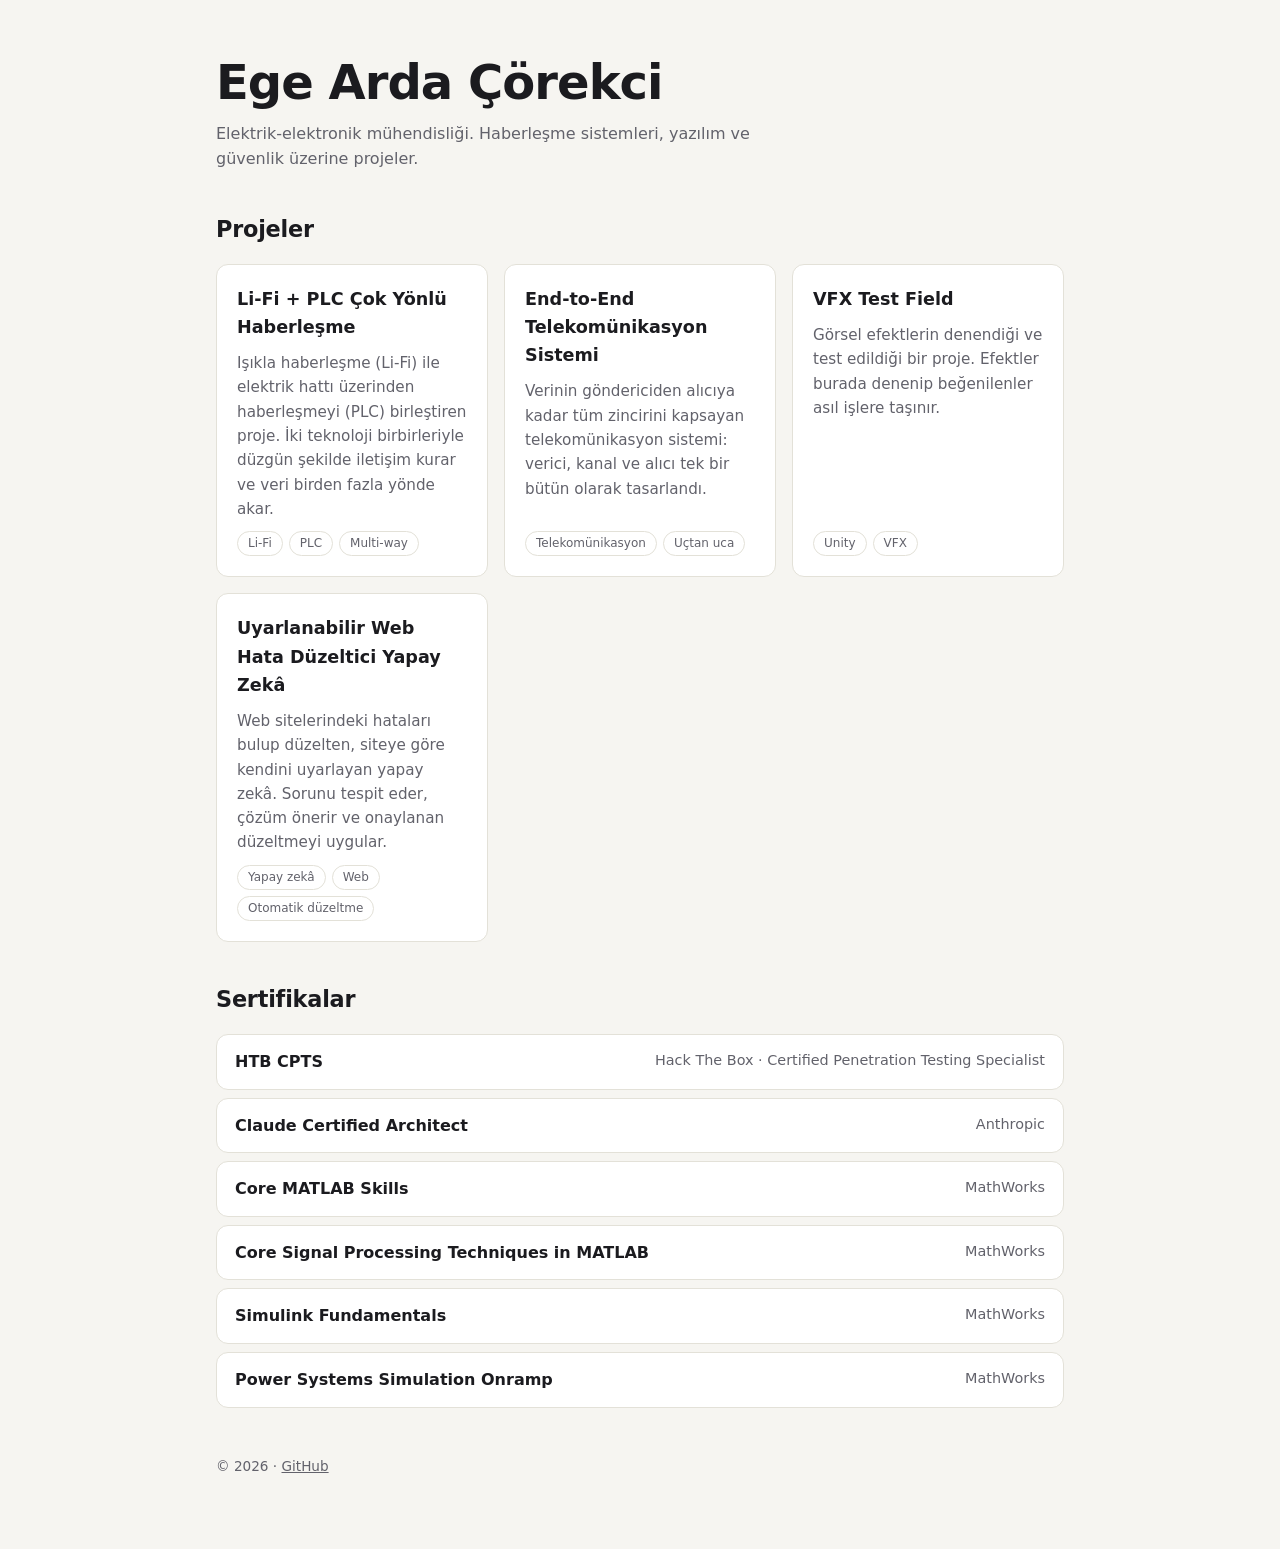
<file: index.html>
<!doctype html>
<html lang="tr">
<head>
<meta charset="utf-8">
<meta name="viewport" content="width=device-width, initial-scale=1">
<title>Ege Arda Çörekci</title>
<meta name="description" content="Ege Arda Çörekci — projeler ve sertifikalar.">
<style>
  :root{
    --bg:#f6f5f1; --surface:#ffffff; --ink:#1b1b1f; --muted:#62626b; --line:#e3e1d8; --accent:#b4540a;
  }
  @media (prefers-color-scheme: dark){
    :root:not([data-theme="light"]){
      --bg:#121214; --surface:#1b1b1f; --ink:#ececee; --muted:#9a9aa5; --line:#2c2c33; --accent:#f0a05a;
    }
  }
  *{box-sizing:border-box}
  body{margin:0;background:var(--bg);color:var(--ink);font:16px/1.6 system-ui,-apple-system,"Segoe UI",Roboto,sans-serif}
  main{max-width:880px;margin:0 auto;padding:56px 16px 72px}
  h1{font-size:clamp(2rem,6vw,3rem);line-height:1.1;margin:0 0 12px;letter-spacing:-.02em}
  .lead{color:var(--muted);max-width:56ch;margin:0 0 40px}
  .grid{display:grid;gap:16px;grid-template-columns:repeat(auto-fill,minmax(260px,1fr))}
  .card{background:var(--surface);border:1px solid var(--line);border-radius:12px;padding:20px;display:flex;flex-direction:column;gap:10px}
  .card h3{font-size:1.1rem;margin:0}
  .sec{font-size:1.4rem;margin:40px 0 16px;letter-spacing:-.01em}
  .certs{list-style:none;margin:0;padding:0;display:grid;gap:8px}
  .certs li{background:var(--surface);border:1px solid var(--line);border-radius:12px;padding:14px 18px;display:flex;flex-wrap:wrap;justify-content:space-between;gap:4px 16px}
  .certs span{color:var(--muted);font-size:.9rem}
  .card p{margin:0;color:var(--muted);font-size:.95rem;flex:1}
  .tags{display:flex;flex-wrap:wrap;gap:6px;padding:0;margin:0;list-style:none}
  .tags li{font-size:.75rem;border:1px solid var(--line);border-radius:999px;padding:2px 10px;color:var(--muted)}
  a.btn{align-self:flex-start;color:var(--accent);font-weight:600;text-decoration:none}
  a.btn:hover,a.btn:focus-visible{text-decoration:underline}
  .soon{align-self:flex-start;font-size:.8rem;color:var(--muted)}
  footer{margin-top:48px;color:var(--muted);font-size:.85rem}
  footer a{color:inherit}
</style>
</head>
<body>
<main>
  <header>
    <h1>Ege Arda Çörekci</h1>
    <p class="lead">Elektrik-elektronik mühendisliği. Haberleşme sistemleri, yazılım ve güvenlik üzerine projeler.</p>
  </header>

  <section aria-labelledby="projeler">
    <h2 class="sec" id="projeler">Projeler</h2>
    <div class="grid">
      <article class="card">
        <h3>Li-Fi + PLC Çok Yönlü Haberleşme</h3>
        <p>Işıkla haberleşme (Li-Fi) ile elektrik hattı üzerinden haberleşmeyi (PLC) birleştiren proje. İki teknoloji birbirleriyle düzgün şekilde iletişim kurar ve veri birden fazla yönde akar.</p>
        <ul class="tags"><li>Li-Fi</li><li>PLC</li><li>Multi-way</li></ul>
      </article>

      <article class="card">
        <h3>End-to-End Telekomünikasyon Sistemi</h3>
        <p>Verinin göndericiden alıcıya kadar tüm zincirini kapsayan telekomünikasyon sistemi: verici, kanal ve alıcı tek bir bütün olarak tasarlandı.</p>
        <ul class="tags"><li>Telekomünikasyon</li><li>Uçtan uca</li></ul>
      </article>

      <article class="card">
        <h3>VFX Test Field</h3>
        <p>Görsel efektlerin denendiği ve test edildiği bir proje. Efektler burada denenip beğenilenler asıl işlere taşınır.</p>
        <ul class="tags"><li>Unity</li><li>VFX</li></ul>
      </article>

      <article class="card">
        <h3>Uyarlanabilir Web Hata Düzeltici Yapay Zekâ</h3>
        <p>Web sitelerindeki hataları bulup düzelten, siteye göre kendini uyarlayan yapay zekâ. Sorunu tespit eder, çözüm önerir ve onaylanan düzeltmeyi uygular.</p>
        <ul class="tags"><li>Yapay zekâ</li><li>Web</li><li>Otomatik düzeltme</li></ul>
      </article>
    </div>
  </section>

  <section aria-labelledby="sertifikalar">
    <h2 class="sec" id="sertifikalar">Sertifikalar</h2>
    <ul class="certs">
      <li><strong>HTB CPTS</strong><span>Hack The Box · Certified Penetration Testing Specialist</span></li>
      <li><strong>Claude Certified Architect</strong><span>Anthropic</span></li>
      <li><strong>Core MATLAB Skills</strong><span>MathWorks</span></li>
      <li><strong>Core Signal Processing Techniques in MATLAB</strong><span>MathWorks</span></li>
      <li><strong>Simulink Fundamentals</strong><span>MathWorks</span></li>
      <li><strong>Power Systems Simulation Onramp</strong><span>MathWorks</span></li>
    </ul>
  </section>

  <footer>© <span id="y"></span> · <a href="https://github.com/egeardac">GitHub</a></footer>
</main>
<script>document.getElementById('y').textContent=new Date().getFullYear()</script>
</body>
</html>
</file>
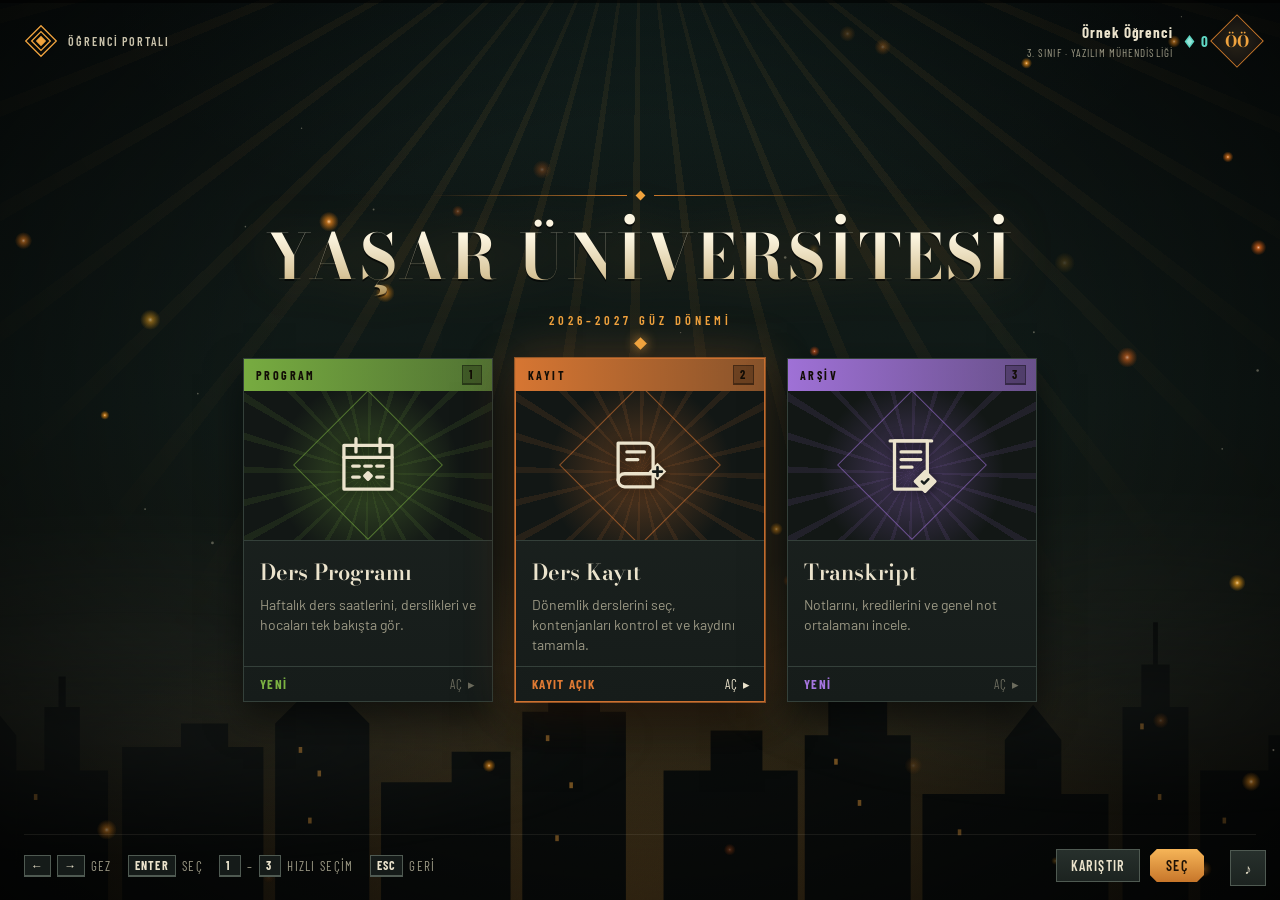
<file: yasar-ogrenci-portali/index.html>
<!doctype html>
<html lang="tr">
<head>
<meta charset="utf-8">
<meta name="viewport" content="width=device-width, initial-scale=1">
<title>Öğrenci Portalı</title>
<link rel="preconnect" href="https://fonts.googleapis.com">
<link rel="preconnect" href="https://fonts.gstatic.com" crossorigin>
<link href="https://fonts.googleapis.com/css2?family=Bodoni+Moda:opsz,wght@6..96,500;6..96,600;6..96,700&family=Barlow+Condensed:wght@500;600;700&family=Barlow:wght@400;500;600&display=swap" rel="stylesheet">
<style>
  /* Görsel dil: Valve'ın Deadlock menülerinden esinlenildi —
     art-deco süsler, koyu yeşil-siyah zemin, krem metin, kehribar vurgu,
     dükkân kategorisi renkleri (turuncu / yeşil / mor) ve "souls" turkuazı. */
  :root {
    --bg: #0d1110;
    --bg-2: #131917;
    --panel: #161c1a;
    --panel-2: #1d2421;
    --panel-3: #252e2a;
    --line: #34403a;
    --line-2: #4f5a52;
    --cream: #ebe3cc;
    --cream-2: #c9c2ab;
    --muted: #9b9884;
    --dim: #6c6c5e;
    --amber: #f0a33e;
    --amber-2: #c7762a;
    --amber-rgb: 240, 163, 62;
    --weapon: #e07a33;   --weapon-rgb: 224, 122, 51;
    --vital: #7cb342;    --vital-rgb: 124, 179, 66;
    --spirit: #a675e0;   --spirit-rgb: 166, 117, 224;
    --souls: #5fd6c3;    --souls-rgb: 95, 214, 195;
    --red: #d9533e;
    --display: "Bodoni Moda", "Didot", "Times New Roman", serif;
    --label: "Barlow Condensed", "Arial Narrow", sans-serif;
    --body: "Barlow", system-ui, sans-serif;
  }
  * { box-sizing: border-box; margin: 0; padding: 0; }
  html, body { height: 100%; }
  [hidden] { display: none !important; }
  body {
    background: var(--bg);
    color: var(--cream);
    font-family: var(--body);
    overflow: hidden;
  }
  button { font: inherit; color: inherit; }
  :focus-visible { outline: 1px solid var(--amber); outline-offset: 2px; }

  /* ---------- sahne (arka plan) ---------- */
  .scene { position: fixed; inset: 0; z-index: 0; pointer-events: none; overflow: hidden; }
  .scene .sky {
    position: absolute; inset: 0;
    background:
      radial-gradient(ellipse 70% 55% at 50% 100%, rgba(var(--amber-rgb), .22), transparent 70%),
      radial-gradient(ellipse 60% 40% at 50% 0%, rgba(var(--souls-rgb), .06), transparent 70%),
      linear-gradient(180deg, #0b1211 0%, #101a17 45%, #19170f 100%);
  }
  .scene .rays {
    position: absolute; left: 50%; bottom: -40vh; width: 220vmax; height: 220vmax; transform: translateX(-50%);
    background: repeating-conic-gradient(from 0deg, rgba(var(--amber-rgb), .07) 0 1.2deg, transparent 1.2deg 7.5deg);
    -webkit-mask: radial-gradient(circle, #000 0 18%, transparent 46%);
            mask: radial-gradient(circle, #000 0 18%, transparent 46%);
    animation: spin 240s linear infinite;
  }
  @keyframes spin { to { transform: translateX(-50%) rotate(360deg); } }
  .scene .city { position: absolute; left: 0; right: 0; bottom: 0; width: 100%; height: 34vh; min-height: 180px; }
  .scene .fog {
    position: absolute; left: -50%; right: -50%; height: 40vh; bottom: 2vh;
    background: radial-gradient(ellipse 30% 50% at 30% 60%, rgba(160,180,170,.09), transparent 70%),
                radial-gradient(ellipse 25% 45% at 70% 50%, rgba(160,180,170,.07), transparent 70%);
    filter: blur(8px);
    animation: drift 40s ease-in-out infinite alternate;
  }
  .scene .fog.f2 { bottom: 14vh; opacity: .7; animation-duration: 55s; animation-direction: alternate-reverse; }
  @keyframes drift { to { transform: translateX(12%); } }
  .scene .grain {
    position: absolute; inset: 0; opacity: .07; mix-blend-mode: overlay;
    background-image: url("data:image/svg+xml,%3Csvg xmlns='http://www.w3.org/2000/svg' width='160' height='160'%3E%3Cfilter id='n'%3E%3CfeTurbulence type='fractalNoise' baseFrequency='.9' numOctaves='2' stitchTiles='stitch'/%3E%3C/filter%3E%3Crect width='100%25' height='100%25' filter='url(%23n)'/%3E%3C/svg%3E");
  }
  .scene .vignette { position: absolute; inset: 0; background: radial-gradient(ellipse at 50% 45%, transparent 40%, rgba(0,0,0,.75) 100%); }
  #fx { position: fixed; inset: 0; width: 100%; height: 100%; z-index: 0; pointer-events: none; }
  body.inner .scene .rays, body.inner .scene .city { opacity: .35; }

  /* ---------- art-deco köşe işaretleri ---------- */
  .deco { position: relative; }
  .deco::after {
    content: ""; position: absolute; inset: -1px; pointer-events: none;
    --c: var(--amber); --s: 12px;
    background:
      linear-gradient(var(--c), var(--c)) top left / var(--s) 1px no-repeat,
      linear-gradient(var(--c), var(--c)) top left / 1px var(--s) no-repeat,
      linear-gradient(var(--c), var(--c)) top right / var(--s) 1px no-repeat,
      linear-gradient(var(--c), var(--c)) top right / 1px var(--s) no-repeat,
      linear-gradient(var(--c), var(--c)) bottom left / var(--s) 1px no-repeat,
      linear-gradient(var(--c), var(--c)) bottom left / 1px var(--s) no-repeat,
      linear-gradient(var(--c), var(--c)) bottom right / var(--s) 1px no-repeat,
      linear-gradient(var(--c), var(--c)) bottom right / 1px var(--s) no-repeat;
  }
  .panel {
    background: linear-gradient(180deg, rgba(29,36,33,.97), rgba(20,26,24,.97));
    border: 1px solid var(--line);
    box-shadow: 0 0 0 1px rgba(0,0,0,.5), 0 18px 40px rgba(0,0,0,.55), inset 0 1px 0 rgba(235,227,204,.04);
  }
  .label {
    font-family: var(--label); font-weight: 600; text-transform: uppercase; letter-spacing: .16em; font-size: 12px; color: var(--muted);
  }
  .orn { display: flex; align-items: center; gap: 10px; color: var(--amber); }
  .orn i { flex: 1; height: 1px; background: linear-gradient(90deg, transparent, var(--amber-2)); }
  .orn i:last-child { background: linear-gradient(90deg, var(--amber-2), transparent); }
  .orn b { width: 7px; height: 7px; background: var(--amber); transform: rotate(45deg); flex: none; }

  /* ---------- butonlar ---------- */
  .btn {
    display: inline-flex; align-items: center; justify-content: center; gap: 6px;
    font-family: var(--label); font-size: 14px; font-weight: 600; letter-spacing: .1em; text-transform: uppercase;
    color: var(--cream);
    background: linear-gradient(180deg, #27302c, #1c2320);
    border: 1px solid var(--line-2);
    padding: 7px 14px;
    cursor: pointer;
    transition: border-color .15s, background .15s, color .15s, transform .08s;
    white-space: nowrap;
  }
  .btn:hover { border-color: var(--amber); color: #fff; }
  .btn:active { transform: translateY(1px); }
  .btn:disabled { opacity: .45; cursor: not-allowed; border-color: var(--line); }
  .btn.gold, .btn.green, .btn.red {
    border: none; padding: 8px 16px;
    clip-path: polygon(7px 0, calc(100% - 7px) 0, 100% 7px, 100% calc(100% - 7px), calc(100% - 7px) 100%, 7px 100%, 0 calc(100% - 7px), 0 7px);
  }
  .btn.gold { background: linear-gradient(180deg, #f6b558, var(--amber-2)); color: #1d1206; }
  .btn.gold:hover { background: linear-gradient(180deg, #ffc875, #d9832e); color: #1d1206; }
  .btn.green { background: linear-gradient(180deg, #8bc653, #4f8a26); color: #0f1a06; }
  .btn.green:hover { background: linear-gradient(180deg, #9bd863, #5c9a2e); color: #0f1a06; }
  .btn.red { background: linear-gradient(180deg, #e2654f, #9e3626); color: #1d0702; }
  .btn.red:hover { background: linear-gradient(180deg, #f07760, #b0402e); color: #1d0702; }
  .btn.ghost { background: transparent; border-color: var(--line); }
  .btn.sm { padding: 5px 10px; font-size: 12.5px; }
  .btn.icon { width: 36px; height: 36px; padding: 0; letter-spacing: 0; }

  .key {
    display: inline-grid; place-items: center; min-width: 22px; height: 22px; padding: 0 6px;
    font-family: var(--label); font-weight: 700; font-size: 12px; color: var(--cream);
    border: 1px solid var(--line-2); border-bottom-width: 2px; background: #151b19;
  }

  /* ---------- ekranlar ---------- */
  .screen { position: fixed; inset: 0; z-index: 1; }

  /* üst "souls" çubuğu */
  .xp { position: fixed; top: 0; left: 0; right: 0; height: 3px; z-index: 5; background: rgba(0,0,0,.6); }
  .xp .fill { height: 100%; width: 0; background: linear-gradient(90deg, var(--souls), #b8fff2); box-shadow: 0 0 10px rgba(var(--souls-rgb), .8); transition: width .45s cubic-bezier(.2,.9,.3,1.1); }
  .xp .fill.over { background: var(--red); box-shadow: 0 0 10px var(--red); }
  .xp span { display: none; }

  /* =========================================================
     GİRİŞ EKRANI
     ========================================================= */
  #home { display: flex; flex-direction: column; overflow: auto; padding: 22px 24px 18px; }
  .home-top { display: flex; justify-content: space-between; align-items: center; gap: 12px; }
  .crest { display: flex; align-items: center; gap: 10px; }
  .crest svg { width: 34px; height: 34px; }
  .crest .label { color: var(--cream-2); }
  .profile { display: flex; align-items: center; gap: 10px; }
  .profile .av {
    width: 38px; height: 38px; display: grid; place-items: center;
    font-family: var(--display); font-weight: 700; color: var(--amber);
    border: 1px solid var(--amber-2); background: radial-gradient(circle, #2a2418, #141210);
    transform: rotate(45deg);
  }
  .profile .av span { transform: rotate(-45deg); }
  .profile b { display: block; font-family: var(--label); font-size: 15px; letter-spacing: .06em; }
  .profile small { font-family: var(--label); color: var(--muted); letter-spacing: .1em; text-transform: uppercase; font-size: 11px; }
  .souls-chip { display: inline-flex; align-items: center; gap: 5px; color: var(--souls); font-family: var(--label); font-weight: 700; font-size: 15px; }
  .souls-chip svg { width: 13px; height: 13px; }

  .home-mid { flex: 1; display: flex; flex-direction: column; align-items: center; justify-content: center; padding: 20px 0; }
  .brand { text-align: center; margin-bottom: 30px; width: min(760px, 100%); }
  .brand .orn { margin: 0 auto 12px; width: min(420px, 80%); }
  .title {
    font-family: var(--display); font-weight: 700;
    font-size: clamp(24px, 6vw, 62px); letter-spacing: .05em; line-height: 1.2;
    padding: .14em .1em .04em; /* harf üstü noktalar (Ü, İ) degrade kutusunda kırpılmasın */
    white-space: nowrap;
    background: linear-gradient(180deg, #fbf4df 30%, #d8c59a 75%, #a98a50);
    -webkit-background-clip: text; background-clip: text; color: transparent;
    filter: drop-shadow(0 2px 0 rgba(0,0,0,.6)) drop-shadow(0 0 24px rgba(var(--amber-rgb), .18));
  }
  .brand-sub { margin-top: 12px; }
  .brand-sub .label { color: var(--amber); letter-spacing: .32em; font-size: 12.5px; }

  .cards { display: flex; gap: 22px; list-style: none; justify-content: center; flex-wrap: wrap; }
  .card {
    --cat: var(--weapon); --cat-rgb: var(--weapon-rgb);
    width: 250px; display: flex; flex-direction: column;
    background: linear-gradient(180deg, var(--panel-2), var(--panel));
    border: 1px solid var(--line);
    box-shadow: 0 16px 34px rgba(0,0,0,.55);
    cursor: pointer; position: relative;
    opacity: 0; animation: rise .55s cubic-bezier(.2,.9,.3,1) forwards;
    transition: transform .2s cubic-bezier(.2,.9,.3,1.2), border-color .2s, box-shadow .2s;
  }
  .card.c-vit { --cat: var(--vital); --cat-rgb: var(--vital-rgb); }
  .card.c-spi { --cat: var(--spirit); --cat-rgb: var(--spirit-rgb); }
  .card:nth-child(1) { animation-delay: .1s; }
  .card:nth-child(2) { animation-delay: .2s; }
  .card:nth-child(3) { animation-delay: .3s; }
  @keyframes rise { from { opacity: 0; transform: translateY(26px); } to { opacity: 1; transform: none; } }
  .card .c-band {
    display: flex; justify-content: space-between; align-items: center;
    padding: 6px 10px 6px 12px;
    background: linear-gradient(90deg, rgba(var(--cat-rgb), .95), rgba(var(--cat-rgb), .55));
    color: #120d06; font-family: var(--label); font-weight: 700; letter-spacing: .2em; font-size: 12px; text-transform: uppercase;
  }
  .card .c-band .key { background: rgba(0,0,0,.25); border-color: rgba(0,0,0,.35); color: #120d06; min-width: 20px; height: 20px; }
  .card .c-art {
    height: 150px; display: grid; place-items: center; position: relative; overflow: hidden;
    background:
      radial-gradient(circle at 50% 55%, rgba(var(--cat-rgb), .35), transparent 62%),
      repeating-conic-gradient(from 0deg at 50% 55%, rgba(var(--cat-rgb), .10) 0 3deg, transparent 3deg 15deg),
      #121715;
    border-bottom: 1px solid var(--line);
  }
  .card .c-art::before {
    content: ""; position: absolute; width: 104px; height: 104px; border: 1px solid rgba(var(--cat-rgb), .55);
    transform: rotate(45deg); transition: transform .5s cubic-bezier(.2,.9,.3,1);
  }
  .card .c-art svg { width: 70px; height: 70px; color: var(--cream); position: relative; filter: drop-shadow(0 2px 6px rgba(0,0,0,.7)); }
  .card .c-body { padding: 14px 16px 10px; flex: 1; }
  .card h3 { font-family: var(--display); font-weight: 600; font-size: 22px; margin-bottom: 6px; color: var(--cream); }
  .card p { font-size: 14px; line-height: 1.45; color: var(--muted); }
  .card .c-foot {
    display: flex; justify-content: space-between; align-items: center;
    padding: 9px 16px; border-top: 1px solid var(--line);
    font-family: var(--label); font-size: 13px; letter-spacing: .1em; text-transform: uppercase;
  }
  .card .c-stat { color: var(--cat); font-weight: 700; }
  .card .c-go { color: var(--dim); transition: color .2s, transform .2s; }

  .card.selected {
    transform: translateY(-10px);
    border-color: rgba(var(--cat-rgb), .9);
    box-shadow: 0 0 0 1px rgba(var(--cat-rgb), .6), 0 24px 44px rgba(0,0,0,.6), 0 0 46px rgba(var(--cat-rgb), .28);
  }
  .card.selected .c-art::before { transform: rotate(135deg) scale(1.08); }
  .card.selected .c-go { color: var(--cream); transform: translateX(3px); }
  .card.selected::before {
    content: ""; position: absolute; left: 50%; top: -20px; width: 9px; height: 9px; margin-left: -4.5px;
    background: var(--amber); transform: rotate(45deg);
    box-shadow: 0 0 12px rgba(var(--amber-rgb), .9);
    animation: hover 1.4s ease-in-out infinite;
  }
  @keyframes hover { 50% { top: -16px; } }
  .card.picked { animation: picked .45s ease-out forwards !important; }
  @keyframes picked { 0% { opacity: 1; } 30% { filter: brightness(1.8); } 100% { opacity: 1; filter: none; transform: translateY(-10px) scale(1.03); } }

  .home-bot {
    display: flex; justify-content: space-between; align-items: center; gap: 12px; flex-wrap: wrap;
    padding: 14px 52px 0 0; border-top: 1px solid rgba(235,227,204,.08);
  }
  .prompts { display: flex; gap: 16px; flex-wrap: wrap; font-family: var(--label); text-transform: uppercase; letter-spacing: .1em; font-size: 13px; color: var(--muted); }
  .prompts span { display: inline-flex; align-items: center; gap: 6px; }
  .home-actions { display: flex; gap: 10px; }

  /* =========================================================
     BOŞ SAYFA
     ========================================================= */
  #page { display: flex; align-items: center; justify-content: center; padding: 24px 16px 16px; }
  #page .panel { width: min(880px, 100%); height: min(620px, 100%); display: flex; flex-direction: column; padding: 20px; animation: rise .45s ease-out both; }
  .page-bar { display: flex; align-items: center; gap: 14px; margin-bottom: 16px; }
  .page-bar .p-ico { width: 52px; height: 52px; display: grid; place-items: center; border: 1px solid var(--amber-2); background: radial-gradient(circle, rgba(var(--amber-rgb), .18), transparent 70%); }
  .page-bar .p-ico svg { width: 32px; height: 32px; color: var(--cream); }
  .page-bar h1 { font-family: var(--display); font-weight: 600; font-size: clamp(24px, 4vw, 34px); flex: 1; }
  .empty {
    flex: 1; border: 1px dashed var(--line-2); background: rgba(0,0,0,.2);
    display: grid; place-items: center; text-align: center; color: var(--muted); font-size: 17px; padding: 16px;
  }
  .empty small { display: block; font-size: 13px; color: var(--dim); margin-top: 6px; }

  /* =========================================================
     DERS KAYIT
     ========================================================= */
  #kayit { display: flex; flex-direction: column; padding-top: 3px; }
  .k-top {
    display: flex; align-items: center; gap: 14px; flex-wrap: wrap;
    padding: 10px 18px;
    background: linear-gradient(180deg, rgba(16,21,19,.97), rgba(12,16,15,.97));
    border-bottom: 1px solid var(--line);
    box-shadow: 0 1px 0 rgba(var(--amber-rgb), .25), 0 10px 24px rgba(0,0,0,.45);
    position: relative; z-index: 2;
  }
  .k-top h1 { font-family: var(--display); font-weight: 600; font-size: 24px; line-height: 1.05; white-space: nowrap; }
  .k-top .term { font-family: var(--label); text-transform: uppercase; letter-spacing: .18em; font-size: 11.5px; color: var(--amber); }
  .k-top .spacer { flex: 1; }
  .who { display: flex; align-items: center; gap: 8px; flex-wrap: wrap; }
  .select {
    appearance: none; -webkit-appearance: none;
    font-family: var(--body); font-size: 13.5px; color: var(--cream);
    background: #111614 url("data:image/svg+xml,%3Csvg xmlns='http://www.w3.org/2000/svg' width='8' height='8'%3E%3Cpath d='M4 0l4 4-4 4-4-4z' fill='%23f0a33e'/%3E%3C/svg%3E") no-repeat right 10px center;
    border: 1px solid var(--line-2);
    padding: 7px 28px 7px 10px; max-width: 100%;
  }
  .select:hover { border-color: var(--amber-2); }
  .akts-pill {
    display: flex; align-items: center; gap: 6px;
    padding: 5px 12px; border: 1px solid rgba(var(--souls-rgb), .35); background: rgba(var(--souls-rgb), .06);
    font-family: var(--label); font-size: 13px; letter-spacing: .1em; text-transform: uppercase; color: var(--muted);
  }
  .akts-pill svg { width: 14px; height: 14px; color: var(--souls); }
  .akts-pill b { font-size: 20px; color: var(--souls); letter-spacing: 0; }
  .akts-pill.over { border-color: var(--red); }
  .akts-pill.over b, .akts-pill.over svg { color: var(--red); }

  .k-body { flex: 1; min-height: 0; overflow: auto; padding: 16px 18px 20px; position: relative; z-index: 1; }

  /* kademeli kayıt şeridi */
  .window { display: grid; grid-template-columns: auto 1fr auto; gap: 16px; align-items: center; padding: 14px 16px; margin-bottom: 16px; }
  .window .status { display: flex; align-items: center; gap: 12px; }
  .pulse { width: 10px; height: 10px; transform: rotate(45deg); background: var(--vital); box-shadow: 0 0 0 0 rgba(var(--vital-rgb), .6); animation: pulse 1.6s infinite; flex: none; }
  @keyframes pulse { 70% { box-shadow: 0 0 0 9px rgba(var(--vital-rgb), 0); } 100% { box-shadow: 0 0 0 0 rgba(var(--vital-rgb), 0); } }
  .window .status b { display: block; font-family: var(--display); font-weight: 600; font-size: 18px; }
  .window .status small { color: var(--muted); font-size: 12.5px; }
  .countdown { font-family: var(--label); font-variant-numeric: tabular-nums; color: var(--amber); font-weight: 700; font-size: 14px; letter-spacing: .05em; }
  .perks { display: flex; gap: 10px; flex-wrap: wrap; }
  .perk {
    display: flex; align-items: center; gap: 10px; flex: 1 1 200px;
    font-size: 12.5px; line-height: 1.35; color: var(--cream-2);
    padding: 7px 10px; border-left: 2px solid var(--amber-2); background: rgba(0,0,0,.22);
  }
  .perk b { color: var(--cream); }
  .perk i { font-style: normal; font-family: var(--display); font-weight: 700; color: var(--amber); font-size: 20px; min-width: 18px; text-align: center; }
  .load { text-align: right; font-size: 12px; color: var(--muted); min-width: 180px; }
  .load .meter { height: 4px; background: #0b0f0e; margin: 6px 0 4px; }
  .load .meter div { height: 100%; width: 14%; background: var(--vital); box-shadow: 0 0 8px rgba(var(--vital-rgb), .7); }
  .load s { color: #e88b79; text-decoration-thickness: 1px; }
  .timeline-toggle { grid-column: 1 / -1; justify-self: start; }
  .timeline { grid-column: 1 / -1; display: grid; grid-template-columns: repeat(auto-fill, minmax(180px, 1fr)); gap: 6px; }
  .slot { font-size: 12px; padding: 7px 10px; background: rgba(0,0,0,.25); border: 1px solid var(--line); color: var(--muted); }
  .slot b { display: block; color: var(--cream); font-size: 12.5px; margin-bottom: 2px; }
  .slot.done { opacity: .5; }
  .slot.now { border-color: var(--vital); background: rgba(var(--vital-rgb), .1); color: #cfe8b6; }

  /* üç sütun */
  .k-grid {
    display: grid;
    grid-template-columns: 300px minmax(0, 1fr) minmax(380px, 460px);
    grid-template-areas: "grad list sched";
    gap: 16px; align-items: start;
  }
  .col-grad { grid-area: grad; }
  .col-list { grid-area: list; }
  .col-sched { grid-area: sched; }
  .col-grad, .col-sched { position: sticky; top: 0; }
  .col-head {
    display: flex; align-items: center; justify-content: space-between; gap: 8px;
    padding: 12px 14px 11px; border-bottom: 1px solid var(--line);
    font-family: var(--label); font-weight: 700; font-size: 14px; letter-spacing: .2em; text-transform: uppercase; color: var(--cream);
  }
  .col-head::before { content: ""; width: 7px; height: 7px; background: var(--amber); transform: rotate(45deg); margin-right: 2px; flex: none; }
  .col-head > :first-child { flex: 1; }
  .col-head small { font-family: var(--label); font-weight: 600; letter-spacing: .08em; font-size: 12.5px; color: var(--muted); }

  /* mezuniyet */
  .grad-body { padding: 14px; max-height: calc(100vh - 240px); overflow: auto; }
  .ring-wrap { display: flex; align-items: center; gap: 14px; margin-bottom: 12px; }
  .ring { width: 98px; height: 98px; flex: none; }
  .ring circle { fill: none; stroke-width: 7; }
  .ring .bg { stroke: #0c100f; }
  .ring .done { stroke: url(#goldGrad); transition: stroke-dasharray .5s; }
  .ring .plan { stroke: var(--souls); transition: stroke-dasharray .5s, stroke-dashoffset .5s; filter: drop-shadow(0 0 3px rgba(var(--souls-rgb), .8)); }
  .ring text { fill: var(--cream); font-family: var(--display); font-weight: 700; }
  .ring text + text { font-family: var(--label) !important; letter-spacing: .12em; text-transform: uppercase; }
  .stats { display: grid; gap: 3px; font-size: 13px; color: var(--muted); }
  .stats b { color: var(--cream); font-weight: 600; }
  .legend { display: flex; gap: 10px; font-family: var(--label); text-transform: uppercase; letter-spacing: .08em; font-size: 11px; color: var(--muted); margin-top: 4px; }
  .legend span::before { content: ""; display: inline-block; width: 7px; height: 7px; transform: rotate(45deg); margin-right: 5px; }
  .legend .l-done::before { background: var(--amber); }
  .legend .l-plan::before { background: var(--souls); }
  .g-sec { margin-top: 16px; }
  .g-sec h4 {
    display: flex; justify-content: space-between; margin-bottom: 7px;
    font-family: var(--label); font-weight: 700; font-size: 12px; text-transform: uppercase; letter-spacing: .16em; color: var(--amber);
  }
  .req-item {
    display: grid; grid-template-columns: 16px 1fr auto; gap: 9px; align-items: center;
    padding: 7px 8px; font-size: 12.5px; margin-bottom: 5px;
    background: rgba(0,0,0,.22); border: 1px solid var(--line); border-left: 2px solid var(--weapon);
  }
  .req-item .st { width: 11px; height: 11px; transform: rotate(45deg); margin-left: 2px; }
  .req-item.ok { border-left-color: var(--vital); }
  .req-item.ok .st { background: var(--vital); box-shadow: 0 0 6px rgba(var(--vital-rgb), .7); color: transparent; }
  .req-item.miss .st { border: 1.5px solid var(--weapon); }
  .req-item .rc { font-family: var(--label); font-weight: 700; font-size: 14px; letter-spacing: .04em; color: var(--cream); }
  .req-item .rn { display: block; color: var(--muted); font-size: 11.5px; white-space: nowrap; overflow: hidden; text-overflow: ellipsis; }
  .req-item .badge { font-family: var(--label); font-size: 11px; font-weight: 700; letter-spacing: .1em; color: var(--weapon); margin-left: 6px; }
  .bar { height: 4px; background: #0b0f0e; overflow: hidden; }
  .bar div { height: 100%; }
  .future { font-size: 12.5px; color: var(--muted); }
  .future details { margin-bottom: 4px; }
  .future summary { cursor: pointer; padding: 4px 0; }
  .future summary b { color: var(--cream); }
  .future ul { list-style: none; padding: 2px 0 4px 14px; display: grid; gap: 2px; font-size: 12px; }

  /* ders listesi */
  .tabs { display: flex; gap: 0; padding: 0 12px; border-bottom: 1px solid var(--line); flex-wrap: wrap; }
  .tab {
    background: none; border: none; border-bottom: 2px solid transparent; margin-bottom: -1px;
    padding: 12px 14px 10px; cursor: pointer;
    font-family: var(--label); font-weight: 700; font-size: 14px; letter-spacing: .14em; text-transform: uppercase; color: var(--dim);
  }
  .tab:hover { color: var(--cream-2); }
  .tab[aria-selected="true"] { color: var(--cream); border-bottom-color: var(--amber); }
  .filters { display: flex; gap: 8px; flex-wrap: wrap; align-items: center; padding: 12px; border-bottom: 1px solid var(--line); background: rgba(0,0,0,.15); }
  .search {
    flex: 1 1 220px; min-width: 0;
    font: inherit; font-size: 14px; color: var(--cream);
    background: #0f1413; border: 1px solid var(--line-2); padding: 8px 10px 8px 32px;
    background-image: url("data:image/svg+xml,%3Csvg xmlns='http://www.w3.org/2000/svg' width='14' height='14' fill='none' stroke='%239b9884' stroke-width='1.6'%3E%3Ccircle cx='6' cy='6' r='4.5'/%3E%3Cpath d='M9.5 9.5 13 13'/%3E%3C/svg%3E");
    background-repeat: no-repeat; background-position: 10px center;
  }
  .search:focus { border-color: var(--amber-2); outline: none; }
  .search::placeholder { color: var(--dim); }
  .chip {
    font-family: var(--label); font-size: 12.5px; font-weight: 600; letter-spacing: .1em; text-transform: uppercase;
    padding: 6px 11px; cursor: pointer; background: transparent; border: 1px solid var(--line-2); color: var(--muted);
  }
  .chip:hover { color: var(--cream); }
  .chip[aria-pressed="true"] { background: rgba(var(--amber-rgb), .12); border-color: var(--amber); color: var(--amber); }
  .list-meta { padding: 9px 14px; font-family: var(--label); letter-spacing: .1em; text-transform: uppercase; font-size: 12px; color: var(--dim); }
  .courses { padding: 0 12px 12px; display: grid; gap: 10px; }

  .course {
    --k: var(--weapon); --k-rgb: var(--weapon-rgb);
    background: linear-gradient(180deg, var(--panel-3), var(--panel-2));
    border: 1px solid var(--line); border-left: 3px solid var(--k);
    transition: border-color .15s, box-shadow .15s;
  }
  .course.k-ele { --k: var(--spirit); --k-rgb: var(--spirit-rgb); }
  .course.k-gen { --k: var(--vital); --k-rgb: var(--vital-rgb); }
  .course.has { border-color: rgba(var(--k-rgb), .7); box-shadow: 0 0 0 1px rgba(var(--k-rgb), .25), 0 0 22px rgba(var(--k-rgb), .14); }
  .c-head { display: grid; grid-template-columns: auto 1fr; gap: 5px 12px; padding: 11px 13px 9px; align-items: baseline; }
  .c-code { font-family: var(--label); font-weight: 700; font-size: 17px; letter-spacing: .06em; color: var(--k); white-space: nowrap; }
  .c-name { font-family: var(--display); font-weight: 600; font-size: 15.5px; line-height: 1.25; }
  .c-tags { grid-column: 1 / -1; display: flex; gap: 6px; flex-wrap: wrap; }
  .t {
    font-family: var(--label); font-size: 11.5px; font-weight: 600; letter-spacing: .1em; text-transform: uppercase;
    padding: 2px 7px; color: var(--muted); border: 1px solid var(--line);
  }
  .t.req { color: var(--weapon); border-color: rgba(var(--weapon-rgb), .5); }
  .t.ele { color: var(--spirit); border-color: rgba(var(--spirit-rgb), .5); }
  .t.akts { color: var(--souls); border-color: rgba(var(--souls-rgb), .45); }
  .t.need { color: #1a0e05; background: var(--weapon); border-color: var(--weapon); }

  .sec {
    display: grid; grid-template-columns: minmax(0, 1fr) 170px auto; gap: 12px; align-items: center;
    padding: 9px 13px; border-top: 1px solid rgba(235,227,204,.06);
    transition: background .12s;
  }
  .sec:hover { background: rgba(235,227,204,.035); }
  .sec.on { background: rgba(var(--k-rgb), .1); }
  .sec.conf .s-time { color: #e88b79; }
  .s-line { font-size: 13.5px; display: flex; gap: 6px 12px; flex-wrap: wrap; align-items: center; }
  .s-sec { font-family: var(--label); font-weight: 700; letter-spacing: .08em; text-transform: uppercase; }
  .s-inst { color: var(--cream-2); display: inline-flex; align-items: center; gap: 5px; }
  .s-inst svg { width: 12px; height: 12px; color: var(--amber-2); }
  .s-time { font-size: 12.5px; color: var(--muted); margin-top: 3px; }
  .s-warn { font-size: 12px; color: #e88b79; margin-top: 3px; }
  .seats { display: grid; gap: 4px; font-size: 11.5px; color: var(--dim); }
  .seat-row { display: grid; grid-template-columns: 1fr auto; gap: 2px 6px; }
  .seat-row .bar { grid-column: 1 / -1; height: 3px; }
  .seat-row.me { color: var(--cream-2); }
  .seat-row b { font-family: var(--label); font-size: 12.5px; }
  .seat-row.me b { color: var(--cream); }
  .s-btn { min-width: 108px; }
  .more { display: flex; margin: 0 auto 14px; }
  .no-result { padding: 30px 14px; text-align: center; color: var(--muted); }

  /* program */
  .sched-wrap { padding: 12px; }
  .week {
    position: relative; display: grid;
    grid-template-columns: 42px repeat(var(--days), minmax(0, 1fr));
    background: #0e1211; border: 1px solid var(--line); overflow: hidden;
  }
  .wk-head { font-family: var(--label); font-weight: 700; font-size: 12px; letter-spacing: .16em; text-transform: uppercase; color: var(--amber); text-align: center; padding: 7px 0; border-bottom: 1px solid var(--line); background: rgba(0,0,0,.25); }
  .wk-times, .wk-day { position: relative; }
  .wk-day { border-left: 1px solid rgba(235,227,204,.05); }
  .wk-times span { position: absolute; right: 5px; font-family: var(--label); font-size: 11px; color: var(--dim); transform: translateY(-50%); font-variant-numeric: tabular-nums; }
  .hline { position: absolute; left: 0; right: 0; border-top: 1px solid rgba(235,227,204,.04); }
  .blk {
    --k: var(--weapon); --k-rgb: var(--weapon-rgb);
    position: absolute; left: 2px; right: 2px; padding: 3px 5px; overflow: hidden;
    font-size: 10.5px; line-height: 1.2; color: var(--cream);
    background: linear-gradient(180deg, rgba(var(--k-rgb), .38), rgba(var(--k-rgb), .2));
    border-left: 2px solid var(--k);
    box-shadow: inset 0 0 0 1px rgba(var(--k-rgb), .35);
    animation: pop .3s cubic-bezier(.2,1.4,.4,1);
    cursor: pointer;
  }
  .blk.k-ele { --k: var(--spirit); --k-rgb: var(--spirit-rgb); }
  .blk.k-gen { --k: var(--vital); --k-rgb: var(--vital-rgb); }
  .blk b { display: block; font-family: var(--label); font-size: 12px; letter-spacing: .04em; }
  .blk span { display: block; opacity: .8; white-space: nowrap; overflow: hidden; text-overflow: ellipsis; }
  .blk:hover { box-shadow: inset 0 0 0 1px var(--k); }
  .blk.ghost { background: rgba(235,227,204,.06); border: 1px dashed var(--cream-2); box-shadow: none; animation: none; pointer-events: none; }
  .blk.ghost.bad { background: rgba(217,83,62,.2); border-color: var(--red); }
  .blk.flash { animation: pop .3s cubic-bezier(.2,1.4,.4,1), blkGlow .9s ease-out; }
  @keyframes pop { from { transform: scale(.7); opacity: 0; } }
  @keyframes blkGlow { 0% { box-shadow: inset 0 0 0 1px #fff, 0 0 18px rgba(var(--k-rgb), .9); } }
  .sched-empty { position: absolute; inset: 34px 0 0 42px; display: grid; place-items: center; text-align: center; font-size: 13px; color: var(--dim); pointer-events: none; padding: 10px; }

  .picked-list { margin-top: 12px; display: grid; gap: 5px; }
  .picked { display: grid; grid-template-columns: 9px 1fr auto auto; gap: 9px; align-items: center; font-size: 12.5px; padding: 6px 8px; background: rgba(0,0,0,.22); border: 1px solid var(--line); }
  .picked i { width: 8px; height: 8px; transform: rotate(45deg); background: var(--weapon); }
  .picked.k-ele i { background: var(--spirit); }
  .picked.k-gen i { background: var(--vital); }
  .picked .pn { white-space: nowrap; overflow: hidden; text-overflow: ellipsis; }
  .picked .pn b { font-family: var(--label); font-size: 13.5px; letter-spacing: .04em; }
  .picked .pn small { color: var(--muted); }
  .picked .pa { display: inline-flex; align-items: center; gap: 3px; color: var(--souls); font-family: var(--label); font-weight: 700; font-size: 13px; }
  .picked .pa svg { width: 10px; height: 10px; }
  .x { width: 24px; height: 24px; border: 1px solid var(--line); background: transparent; color: var(--muted); cursor: pointer; line-height: 1; }
  .x:hover { color: #fff; border-color: var(--red); background: rgba(217,83,62,.2); }
  .sched-foot { display: flex; gap: 8px; margin-top: 12px; }
  .sched-foot .btn { flex: 1; }
  .unsched { margin-top: 8px; font-size: 12px; color: var(--muted); }

  /* toast */
  .toasts { position: fixed; left: 50%; bottom: 18px; transform: translateX(-50%); z-index: 50; display: grid; gap: 8px; width: min(460px, calc(100% - 32px)); pointer-events: none; }
  .toast {
    padding: 10px 14px; font-size: 13.5px; color: var(--cream-2);
    background: rgba(18,23,21,.97); border: 1px solid var(--line); border-left: 3px solid var(--amber);
    box-shadow: 0 12px 30px rgba(0,0,0,.6);
    animation: toastIn .3s cubic-bezier(.2,1.2,.4,1);
  }
  .toast b { color: var(--cream); }
  .toast.err { border-left-color: var(--red); }
  .toast.ok { border-left-color: var(--vital); }
  @keyframes toastIn { from { transform: translateY(14px); opacity: 0; } }
  .shake { animation: shake .35s; }
  @keyframes shake { 20%, 60% { transform: translateX(-5px); } 40%, 80% { transform: translateX(5px); } }

  /* modal */
  .modal { position: fixed; inset: 0; z-index: 40; display: grid; place-items: center; padding: 16px; background: rgba(5,7,6,.78); backdrop-filter: blur(3px); }
  .modal .panel { width: min(500px, 100%); padding: 24px 22px 20px; text-align: center; animation: rise .4s ease-out both; max-height: calc(100vh - 32px); overflow: auto; }
  .modal .orn { width: 60%; margin: 0 auto 12px; }
  .modal h2 { font-family: var(--display); font-weight: 700; font-size: 28px; margin-bottom: 8px; }
  .modal p { color: var(--muted); font-size: 14px; margin-bottom: 14px; }
  .modal ul { list-style: none; text-align: left; display: grid; gap: 5px; margin-bottom: 16px; }
  .modal li { font-size: 13px; padding: 7px 10px; background: rgba(0,0,0,.25); border: 1px solid var(--line); }
  .modal li.warn { color: #f0b3a6; border-color: rgba(217,83,62,.5); border-left: 2px solid var(--red); }
  .modal .actions { display: flex; justify-content: center; gap: 10px; flex-wrap: wrap; }

  .mute { position: fixed; right: 14px; bottom: 14px; z-index: 6; }

  /* ---------- duyarlı ---------- */
  @media (max-width: 1280px) {
    .k-grid { grid-template-columns: minmax(0, 1fr) minmax(360px, 420px); grid-template-areas: "grad sched" "list sched"; }
    .col-grad { position: static; }
    .grad-body { max-height: none; display: grid; grid-template-columns: 1fr 1fr; gap: 0 20px; }
    .grad-body .ring-wrap { grid-column: 1 / -1; }
    .grad-body .g-sec:first-of-type { margin-top: 0; }
  }
  @media (max-width: 860px) {
    body { overflow: auto; }
    #kayit { position: static; min-height: 100%; }
    .k-body { overflow: visible; padding: 14px 14px 20px; }
    .k-grid { grid-template-columns: minmax(0, 1fr); grid-template-areas: "grad" "list" "sched"; }
    .col-sched { position: static; }
    .grad-body { grid-template-columns: 1fr; }
    .window { grid-template-columns: 1fr; }
    .load { text-align: left; }
    .sec { grid-template-columns: minmax(0, 1fr) auto; }
    .seats { grid-column: 1 / -1; grid-row: 2; }
    .k-top { padding: 10px 14px; }
    .k-top h1 { font-size: 20px; }
  }
  @media (max-width: 820px) {
    #home { padding: 16px 16px 14px; }
    .cards { flex-direction: column; align-items: stretch; gap: 12px; width: 100%; max-width: 520px; }
    .card { width: auto; display: grid; grid-template-columns: 96px 1fr; grid-template-rows: auto 1fr; }
    .card .c-band { grid-column: 1 / -1; }
    .card .c-art { height: auto; min-height: 96px; border-bottom: none; border-right: 1px solid var(--line); }
    .card .c-art::before { width: 56px; height: 56px; }
    .card .c-art svg { width: 44px; height: 44px; }
    .card .c-foot { display: none; }
    .card .c-body { padding: 10px 12px; }
    .card h3 { font-size: 19px; margin-bottom: 3px; }
    .card p { font-size: 13px; }
    .card.selected { transform: translateX(4px); }
    .card.selected::before { left: -14px; top: 50%; margin: -4.5px 0 0; animation: none; }
    .brand { margin-bottom: 20px; }
    .prompts { display: none; }
    .profile div { display: none; }
  }
  @media (prefers-reduced-motion: reduce) {
    *, *::before, *::after { animation-duration: .01ms !important; animation-iteration-count: 1 !important; transition: none !important; }
  }
</style>
</head>
<body>
  <!-- sahne -->
  <div class="scene" aria-hidden="true">
    <div class="sky"></div>
    <div class="rays"></div>
    <div class="fog f2"></div>
    <svg class="city" viewBox="0 0 1440 260" preserveAspectRatio="xMidYMax slice">
      <g fill="#090c0b">
        <path d="M0 260V170h40v-30h30v-40h14v40h30v30h36V120l20-24 20 24v140z"/>
        <path d="M190 260V150h24V96h12V70h6v26h12v54h24v110z"/>
        <path d="M280 260V130h50v-20h40v20h30v130z"/>
        <path d="M410 260V110l30-30v-34h6l4-30 4 30h6v34l30 30v150z"/>
        <path d="M500 260V160h60v-26h50v126z"/>
        <path d="M620 260V100h22V64h16V30h4V8h4v22h4v34h16v36h22v160z"/>
        <path d="M740 260V150h40v-34h44v34h30v110z"/>
        <path d="M860 260V120h20V80h50v40h20v140z"/>
        <path d="M960 260V170h70v-46l24-30 24 30v46h40v90z"/>
        <path d="M1130 260V96h16V60h10V24h4v36h10v36h16v164z"/>
        <path d="M1196 260V150h58v-30h40v30h30v110z"/>
        <path d="M1334 260V130l26-26 26 26v20h54v110z"/>
      </g>
      <g fill="#f0a33e" opacity=".55">
        <rect x="430" y="130" width="3" height="5"/><rect x="446" y="150" width="3" height="5"/><rect x="438" y="190" width="3" height="5"/>
        <rect x="640" y="120" width="3" height="5"/><rect x="660" y="160" width="3" height="5"/><rect x="648" y="205" width="3" height="5"/>
        <rect x="885" y="140" width="3" height="5"/><rect x="905" y="175" width="3" height="5"/>
        <rect x="1145" y="110" width="3" height="5"/><rect x="1160" y="170" width="3" height="5"/>
        <rect x="205" y="170" width="3" height="5"/><rect x="1215" y="190" width="3" height="5"/><rect x="990" y="200" width="3" height="5"/>
      </g>
    </svg>
    <div class="fog"></div>
    <div class="grain"></div>
    <div class="vignette"></div>
  </div>
  <canvas id="fx"></canvas>
  <div class="xp"><div class="fill" id="xp-fill"></div><span id="xp-label"></span></div>

  <!-- ikonlar -->
  <svg width="0" height="0" style="position:absolute" aria-hidden="true">
    <defs>
      <linearGradient id="goldGrad" x1="0" y1="0" x2="0" y2="1"><stop offset="0" stop-color="#ffd08a"/><stop offset="1" stop-color="#c7762a"/></linearGradient>
      <symbol id="i-calendar" viewBox="0 0 64 64" fill="none" stroke="currentColor" stroke-width="3" stroke-linejoin="round" stroke-linecap="round">
        <rect x="10" y="14" width="44" height="40"/>
        <path d="M10 25h44M21 8v12M43 8v12"/>
        <path d="M18 33h6M29 33h6M40 33h6M18 43h6M40 43h6"/>
        <path d="M32 39l3 3-3 3-3-3z" fill="currentColor"/>
      </symbol>
      <symbol id="i-book" viewBox="0 0 64 64" fill="none" stroke="currentColor" stroke-width="3" stroke-linejoin="round" stroke-linecap="round">
        <path d="M12 12h26a6 6 0 0 1 6 6v34H18a6 6 0 0 1-6-6z"/>
        <path d="M12 46a6 6 0 0 1 6-6h26"/>
        <path d="M20 20h16M20 27h10"/>
        <path d="M48 30l8 8-8 8-8-8z" fill="currentColor" stroke="none"/>
        <path d="M48 34v8M44 38h8" stroke="#141a18" stroke-width="2.4"/>
      </symbol>
      <symbol id="i-scroll" viewBox="0 0 64 64" fill="none" stroke="currentColor" stroke-width="3" stroke-linejoin="round" stroke-linecap="round">
        <path d="M16 10h30v40a4 4 0 0 1-4 4H16z"/>
        <path d="M12 10h38M22 20h18M22 27h18M22 34h10"/>
        <path d="M44 38l9 9-9 9-9-9z" fill="currentColor"/>
        <path d="M41 47l2 2 4-4" stroke="#141a18" stroke-width="2.2"/>
      </symbol>
      <symbol id="i-crest" viewBox="0 0 40 40" fill="none" stroke="#f0a33e" stroke-width="1.5">
        <path d="M20 2l18 18-18 18L2 20z"/><path d="M20 9l11 11-11 11L9 20z"/><path d="M20 15l5 5-5 5-5-5z" fill="#f0a33e"/>
      </symbol>
      <symbol id="i-soul" viewBox="0 0 16 16"><path d="M8 0l6 8-6 8-6-8z" fill="currentColor"/><path d="M8 3l3.6 5L8 13 4.4 8z" fill="#fff" opacity=".35"/></symbol>
      <symbol id="i-user" viewBox="0 0 16 16"><circle cx="8" cy="5" r="3" fill="currentColor"/><path d="M2 15c0-3.3 2.7-5 6-5s6 1.7 6 5z" fill="currentColor"/></symbol>
    </defs>
  </svg>

  <!-- ===================== GİRİŞ ===================== -->
  <section class="screen" id="home">
    <div class="home-top">
      <div class="crest"><svg><use href="#i-crest"/></svg><span class="label">Öğrenci Portalı</span></div>
      <div class="profile">
        <div style="text-align:right"><b>Örnek Öğrenci</b><small id="home-year">3. sınıf</small></div>
        <span class="souls-chip" title="Bu dönem seçilen AKTS"><svg><use href="#i-soul"/></svg><span id="home-akts">0</span></span>
        <div class="av"><span>ÖÖ</span></div>
      </div>
    </div>

    <div class="home-mid">
      <div class="brand">
        <div class="orn"><i></i><b></b><i></i></div>
        <h1 class="title">YAŞAR ÜNİVERSİTESİ</h1>
        <div class="brand-sub"><span class="label">2026–2027 Güz Dönemi</span></div>
      </div>

      <ul class="cards" role="listbox" aria-label="Menü">
        <li class="card c-vit" role="option" data-route="ders-programi">
          <div class="c-band"><span>Program</span><span class="key">1</span></div>
          <div class="c-art"><svg><use href="#i-calendar"/></svg></div>
          <div class="c-body">
            <h3>Ders Programı</h3>
            <p>Haftalık ders saatlerini, derslikleri ve hocaları tek bakışta gör.</p>
          </div>
          <div class="c-foot"><span class="c-stat">Yeni</span><span class="c-go">Aç ▸</span></div>
        </li>
        <li class="card" role="option" data-route="ders-kayit">
          <div class="c-band"><span>Kayıt</span><span class="key">2</span></div>
          <div class="c-art"><svg><use href="#i-book"/></svg></div>
          <div class="c-body">
            <h3>Ders Kayıt</h3>
            <p>Dönemlik derslerini seç, kontenjanları kontrol et ve kaydını tamamla.</p>
          </div>
          <div class="c-foot"><span class="c-stat">Kayıt açık</span><span class="c-go">Aç ▸</span></div>
        </li>
        <li class="card c-spi" role="option" data-route="transkript">
          <div class="c-band"><span>Arşiv</span><span class="key">3</span></div>
          <div class="c-art"><svg><use href="#i-scroll"/></svg></div>
          <div class="c-body">
            <h3>Transkript</h3>
            <p>Notlarını, kredilerini ve genel not ortalamanı incele.</p>
          </div>
          <div class="c-foot"><span class="c-stat">Yeni</span><span class="c-go">Aç ▸</span></div>
        </li>
      </ul>
    </div>

    <div class="home-bot">
      <div class="prompts">
        <span><span class="key">←</span><span class="key">→</span> Gez</span>
        <span><span class="key">Enter</span> Seç</span>
        <span><span class="key">1</span>–<span class="key">3</span> Hızlı seçim</span>
        <span><span class="key">Esc</span> Geri</span>
      </div>
      <div class="home-actions">
        <button class="btn" id="reroll">Karıştır</button>
        <button class="btn gold" id="pick">Seç</button>
      </div>
    </div>
  </section>

  <!-- ===================== BOŞ SAYFA ===================== -->
  <section class="screen" id="page" hidden>
    <div class="panel deco">
      <div class="page-bar">
        <div class="p-ico"><svg><use id="page-icon" href="#i-calendar"/></svg></div>
        <h1 id="page-title"></h1>
        <button class="btn" data-back>◂ Geri</button>
      </div>
      <div class="empty"><div>Bu sayfa henüz boş.<small>İçerik yakında eklenecek.</small></div></div>
    </div>
  </section>

  <!-- ===================== DERS KAYIT ===================== -->
  <section class="screen" id="kayit" hidden>
    <header class="k-top">
      <button class="btn sm" data-back>◂ Geri</button>
      <div>
        <h1>Ders Kayıt</h1>
        <div class="term">2026–2027 Güz Dönemi</div>
      </div>
      <div class="spacer"></div>
      <div class="who">
        <select class="select" id="dept-select" aria-label="Bölüm"></select>
        <select class="select" id="year-select" aria-label="Sınıf">
          <option value="1">1. sınıf</option><option value="2">2. sınıf</option>
          <option value="3">3. sınıf</option><option value="4">4. sınıf</option>
        </select>
      </div>
      <div class="akts-pill" id="akts-pill" title="Bu dönem seçilen AKTS"><svg><use href="#i-soul"/></svg><b id="akts-now">0</b>/ <span id="akts-max">30</span> AKTS</div>
      <button class="btn gold" id="submit">Kaydı Gönder</button>
    </header>

    <div class="k-body">
      <!-- yük sorununa çözüm: kademeli kayıt -->
      <div class="panel deco window" id="window">
        <div class="status">
          <span class="pulse"></span>
          <div>
            <b>Kayıt penceren açık</b>
            <small id="win-text"></small>
          </div>
        </div>
        <div class="perks">
          <div class="perk"><i>I</i><span><b>Sepetini önceden hazırla.</b> Seçimlerin cihazında saklanır, pencere açılınca tek seferde gönderilir.</span></div>
          <div class="perk"><i>II</i><span><b>Her fakülte kendi saatinde.</b> Herkes aynı anda girmez, sistem yükü 9'a bölünür.</span></div>
          <div class="perk"><i>III</i><span><b>Bölüm öncelikli kontenjan.</b> Kontenjanın %70'i dersin kendi bölümüne ayrılır.</span></div>
        </div>
        <div class="load">
          <span class="label" style="font-size:11px">Anlık sistem yükü</span> · <b style="color:var(--vital)">Düşük</b>
          <div class="meter"><div></div></div>
          <span id="load-text"></span>
        </div>
        <button class="btn ghost sm timeline-toggle" id="tl-toggle" aria-expanded="false">Kayıt takvimini göster ▾</button>
        <div class="timeline" id="timeline" hidden></div>
      </div>

      <div class="k-grid">
        <aside class="col-grad panel">
          <div class="col-head"><span>Mezuniyet Yolu</span><small id="grad-dept"></small></div>
          <div class="grad-body" id="grad"></div>
        </aside>

        <main class="col-list panel">
          <div class="tabs" role="tablist">
            <button class="tab" role="tab" data-tab="mine" aria-selected="true">Bölümüm</button>
            <button class="tab" role="tab" data-tab="ortak" aria-selected="false">Ortak Dersler</button>
            <button class="tab" role="tab" data-tab="all" aria-selected="false">Diğer Bölümler</button>
          </div>
          <div class="filters">
            <input class="search" id="q" type="search" placeholder="Ders kodu, adı veya hoca ara…" autocomplete="off">
            <select class="select" id="other-dept" aria-label="Bölüm filtresi" hidden></select>
            <select class="select" id="f-year" aria-label="Sınıf filtresi">
              <option value="0">Tüm sınıflar</option><option value="1">1. sınıf</option><option value="2">2. sınıf</option><option value="3">3. sınıf</option><option value="4">4. sınıf</option>
            </select>
            <button class="chip" data-f="req" aria-pressed="false">Zorunlu</button>
            <button class="chip" data-f="ele" aria-pressed="false">Seçmeli</button>
            <button class="chip" data-f="noconf" aria-pressed="false">Çakışmayanlar</button>
            <button class="chip" data-f="open" aria-pressed="false">Boş yer var</button>
          </div>
          <div class="list-meta" id="list-meta"></div>
          <div class="courses" id="courses"></div>
          <button class="btn more" id="more" hidden>Daha fazla göster</button>
        </main>

        <aside class="col-sched panel">
          <div class="col-head"><span>Haftalık Program</span><small id="sched-sum"></small></div>
          <div class="sched-wrap">
            <div class="week" id="week"></div>
            <div class="unsched" id="unsched"></div>
            <div class="picked-list" id="picked"></div>
            <div class="sched-foot">
              <button class="btn ghost sm" id="clear">Temizle</button>
            </div>
          </div>
        </aside>
      </div>
    </div>
  </section>

  <!-- onay penceresi -->
  <div class="modal" id="modal" hidden>
    <div class="panel deco" role="dialog" aria-modal="true" aria-labelledby="m-title">
      <div class="orn"><i></i><b></b><i></i></div>
      <h2 id="m-title"></h2>
      <p id="m-text"></p>
      <ul id="m-list"></ul>
      <div class="actions" id="m-actions"></div>
    </div>
  </div>

  <div class="toasts" id="toasts"></div>
  <button class="btn icon mute" id="mute" title="Ses">♪</button>

<script src="data/dersler.js"></script>
<script>
/* =========================================================
   Ortak: ses, parçacıklar, toast
   ========================================================= */
let actx = null, muted = false;
function blip(freq = 520, dur = 0.08, type = "sine", vol = 0.05) {
  if (muted) return;
  try {
    actx = actx || new (window.AudioContext || window.webkitAudioContext)();
    const o = actx.createOscillator(), g = actx.createGain();
    o.type = type; o.frequency.value = freq;
    g.gain.setValueAtTime(0.0001, actx.currentTime);
    g.gain.exponentialRampToValueAtTime(vol, actx.currentTime + 0.01);
    g.gain.exponentialRampToValueAtTime(0.0001, actx.currentTime + dur);
    o.connect(g).connect(actx.destination);
    o.start(); o.stop(actx.currentTime + dur + 0.02);
  } catch (e) {}
}
// tok, metalik bir "onay" sesi
const fanfare = () => { blip(196, .35, "triangle", .07); blip(392, .3, "sine", .04); setTimeout(() => blip(587, .4, "sine", .035), 90); };
const errSound = () => { blip(150, .16, "square", .03); setTimeout(() => blip(120, .2, "square", .03), 90); };
const muteBtn = document.getElementById("mute");
muteBtn.onclick = () => { muted = !muted; muteBtn.textContent = muted ? "×" : "♪"; };

// kor parçacıkları ve toz
const fx = document.getElementById("fx"), ctx = fx.getContext("2d");
let W, H, DPR, parts = [], fxOn = true;
function resize() {
  DPR = Math.min(2, devicePixelRatio || 1);
  W = innerWidth; H = innerHeight;
  fx.width = W * DPR; fx.height = H * DPR;
  ctx.setTransform(DPR, 0, 0, DPR, 0, 0);
}
addEventListener("resize", resize); resize();
function spawn(x, y, burst) {
  const dust = !burst && Math.random() < .35;
  parts.push({
    x: x ?? Math.random() * W, y: y ?? H + 10,
    vx: burst ? (Math.random() - .5) * 6 : (Math.random() - .5) * .2,
    vy: burst ? (Math.random() - .9) * 6 : -(dust ? .1 + Math.random() * .2 : .4 + Math.random() * .8),
    g: burst ? .15 : 0,
    life: burst ? 35 + Math.random() * 25 : 1200,
    r: burst ? 1 + Math.random() * 1.6 : dust ? .6 + Math.random() * .8 : .8 + Math.random() * 1.4,
    dust, t: Math.random() * 6, sway: .3 + Math.random() * .6,
    hue: dust ? 45 : 18 + Math.random() * 22,
  });
}
function burst(el, n = 30) {
  const r = el.getBoundingClientRect();
  for (let i = 0; i < n; i++) spawn(r.left + Math.random() * r.width, r.top + Math.random() * r.height, true);
}
for (let i = 0; i < 60; i++) { spawn(); parts[i].y = Math.random() * H; }
function tick() {
  ctx.clearRect(0, 0, W, H);
  if (parts.length < (fxOn ? 90 : 40) && Math.random() < .3) spawn();
  parts = parts.filter(p => p.life > 0 && p.y > -10);
  for (const p of parts) {
    p.t += .02;
    p.x += p.vx + Math.sin(p.t * 2) * p.sway * .3; p.y += p.vy; p.vy += p.g; p.life--;
    const fade = Math.min(1, p.life / 30) * Math.min(1, (H - p.y) / 200 + .2);
    const flick = p.dust ? .35 : .6 + .4 * Math.sin(p.t * 9);
    ctx.globalAlpha = Math.max(0, fade * flick);
    if (p.dust) {
      ctx.fillStyle = "#e9dfc4";
      ctx.beginPath(); ctx.arc(p.x, p.y, p.r, 0, 6.29); ctx.fill();
    } else {
      const g = ctx.createRadialGradient(p.x, p.y, 0, p.x, p.y, p.r * 5);
      g.addColorStop(0, `hsla(${p.hue} 100% 80% / 1)`);
      g.addColorStop(.25, `hsla(${p.hue} 95% 55% / .7)`);
      g.addColorStop(1, `hsla(${p.hue} 95% 45% / 0)`);
      ctx.fillStyle = g;
      ctx.beginPath(); ctx.arc(p.x, p.y, p.r * 5, 0, 6.29); ctx.fill();
    }
  }
  ctx.globalAlpha = 1;
  requestAnimationFrame(tick);
}
tick();

function toast(msg, kind = "") {
  const el = document.createElement("div");
  el.className = "toast " + kind;
  el.innerHTML = msg;
  document.getElementById("toasts").appendChild(el);
  setTimeout(() => { el.style.transition = "opacity .3s"; el.style.opacity = 0; }, 2800);
  setTimeout(() => el.remove(), 3150);
}
const esc = s => String(s).replace(/[&<>"]/g, c => ({ "&": "&amp;", "<": "&lt;", ">": "&gt;", '"': "&quot;" }[c]));
const store = {
  get(k, d) { try { const v = localStorage.getItem("yasar." + k); return v == null ? d : JSON.parse(v); } catch (e) { return d; } },
  set(k, v) { try { localStorage.setItem("yasar." + k, JSON.stringify(v)); } catch (e) {} },
};

/* =========================================================
   Giriş ekranı
   ========================================================= */
const list = document.querySelector(".cards");
let cards = [...list.children], index = 1, busy = false;
function select(i, sound = true) {
  index = (i + cards.length) % cards.length;
  cards.forEach((c, k) => { c.classList.toggle("selected", k === index); c.setAttribute("aria-selected", k === index); });
  if (sound) blip(330 + index * 60, .07, "triangle", .04);
}
function pick() {
  if (busy) return;
  busy = true;
  const card = cards[index];
  card.classList.add("picked");
  fanfare(); burst(card, 40);
  setTimeout(() => { card.classList.remove("picked"); busy = false; location.hash = card.dataset.route; }, 450);
}
cards.forEach((c, i) => {
  c.addEventListener("mouseenter", () => { if (index !== i) select(i); });
  c.addEventListener("click", () => { select(i, false); pick(); });
});
document.getElementById("pick").onclick = pick;
document.getElementById("reroll").onclick = () => {
  cards.sort(() => Math.random() - .5).forEach(c => { c.style.animation = "none"; c.offsetHeight; c.style.animation = ""; list.appendChild(c); });
  cards.forEach((c, i) => c.querySelector(".c-band .key").textContent = i + 1);
  blip(260, .2, "triangle", .05);
  select(0, false);
};

/* =========================================================
   Bölümler / fakülteler
   ========================================================= */
const FACULTIES = [
  ["Mühendislik Fakültesi", [["bm", "Bilgisayar Mühendisliği"], ["eem", "Elektrik-Elektronik Mühendisliği"], ["endm", "Endüstri Mühendisliği"], ["inm", "İnşaat Mühendisliği"], ["mm", "Makine Mühendisliği"], ["ym", "Yazılım Mühendisliği"]]],
  ["İşletme Fakültesi", [["eko", "Ekonomi"], ["isl", "İşletme"], ["loj", "Lojistik Yönetimi"], ["utf", "Uluslararası Ticaret ve Finansman"]]],
  ["İletişim Fakültesi", [["git", "Görsel İletişim Tasarımı"], ["hir", "Halkla İlişkiler ve Reklamcılık"], ["rts", "Radyo, Televizyon ve Sinema"], ["ymi", "Yeni Medya ve İletişim"]]],
  ["Mimarlık Fakültesi", [["mim", "Mimarlık"], ["icm", "İç Mimarlık ve Çevre Tasarımı"]]],
  ["Hukuk Fakültesi", [["hukuk", "Hukuk"]]],
  ["İnsan ve Toplum Bilimleri Fakültesi", [["ide", "İngiliz Dili ve Edebiyatı"], ["imt", "İngilizce Mütercim ve Tercümanlık"], ["ui", "Uluslararası İlişkiler"], ["psk", "Psikoloji"]]],
  ["Sanat ve Tasarım Fakültesi", [["cfa", "Çizgi Film ve Animasyon"], ["endt", "Endüstriyel Tasarım"], ["muz", "Müzik"]]],
  ["Tarım Bilimleri ve Teknolojileri Fakültesi", [["te", "Tarım Ekonomisi"], ["tmt", "Tarım Makineleri ve Teknolojileri Mühendisliği"], ["tbb", "Toprak Bilimi ve Bitki Besleme"]]],
  ["Uygulamalı Bilimler Yüksekokulu", [["gast", "Gastronomi ve Mutfak Sanatları"], ["tur", "Turizm Rehberliği"], ["ybs", "Yönetim Bilişim Sistemleri"]]],
];
// Kademeli kayıt takvimi: her fakülteye ayrı saat (örnek)
const WINDOWS = [
  ["1. gün", "09:00–11:00"], ["1. gün", "11:00–13:00"], ["1. gün", "14:00–16:00"], ["1. gün", "16:00–18:00"],
  ["2. gün", "09:00–11:00"], ["2. gün", "11:00–13:00"], ["2. gün", "14:00–16:00"], ["2. gün", "16:00–18:00"], ["3. gün", "09:00–11:00"],
];
const STUDENTS_PER_FAC = [2600, 2400, 1900, 900, 1100, 1700, 1300, 500, 1200];
const DEPT_NAME = { ortak: "Ortak Dersler" }, DEPT_FAC = {};
FACULTIES.forEach(([f, ds], fi) => ds.forEach(([k, n]) => { DEPT_NAME[k] = n; DEPT_FAC[k] = fi; }));

/* =========================================================
   Ders verisi
   ========================================================= */
const DAYS = ["Pzt", "Sal", "Çar", "Per", "Cum", "Cmt", "Paz"];
const SECTIONS = (window.DERSLER || []).map(r => ({
  id: r[0] + "|" + r[1], code: r[0], sec: r[1], name: r[2], dept: r[3], inst: r[4], akts: r[5],
  cap: r[6], dq: r[7], denr: r[8], oenr: r[9], req: !!r[10], slots: r[11],
  year: Math.min(4, Math.max(1, +(r[0].split(" ")[1] || "1")[0] || 1)),
}));
const BY_ID = new Map(SECTIONS.map(s => [s.id, s]));
const COURSES = [];
{
  const m = new Map();
  for (const s of SECTIONS) {
    let c = m.get(s.code);
    if (!c) { c = { code: s.code, name: s.name, dept: s.dept, akts: s.akts, req: s.req, year: s.year, sections: [] }; m.set(s.code, c); COURSES.push(c); }
    c.sections.push(s);
  }
  for (const c of COURSES) {
    c.search = (c.code + " " + c.name + " " + c.sections.map(s => s.inst).join(" ")).toLocaleLowerCase("tr");
    c.hue = [...c.code].reduce((h, ch) => (h * 31 + ch.charCodeAt(0)) % 360, 7);
  }
}
const COURSE = new Map(COURSES.map(c => [c.code, c]));
const fmt = m => String(Math.floor(m / 60)).padStart(2, "0") + ":" + String(m % 60).padStart(2, "0");
const slotText = s => s.slots.length ? s.slots.map(([d, a, b]) => `${DAYS[d]} ${fmt(a)}–${fmt(b)}`).join(" · ") : "Saat bilgisi yok";
const overlap = (a, b) => a.slots.some(([d, s, e]) => b.slots.some(([d2, s2, e2]) => d === d2 && s < e2 && s2 < e));
// Deadlock dükkân renkleri: zorunlu = turuncu, seçmeli = mor, ortak = yeşil
const kind = c => c.dept === "ortak" ? "k-gen" : c.req ? "k-req" : "k-ele";
const hash = str => [...str].reduce((h, c) => (h * 33 + c.charCodeAt(0)) >>> 0, 5381);

/* =========================================================
   Durum
   ========================================================= */
const S = {
  dept: store.get("dept", "ym"),
  year: store.get("year", 3),
  sel: new Set(store.get("sel", []).filter(id => BY_ID.has(id))),
  wait: new Set(store.get("wait", [])),
  tab: "mine", q: "", fYear: 0, fReq: false, fEle: false, noConf: false, open: false,
  other: "*", limit: 30, preview: null, flash: null,
};
const MAX_AKTS = () => (S.year >= 3 ? 36 : 30);
const save = () => { store.set("dept", S.dept); store.set("year", S.year); store.set("sel", [...S.sel]); store.set("wait", [...S.wait]); };
const selected = () => [...S.sel].map(id => BY_ID.get(id));
const totalAkts = () => selected().reduce((a, s) => a + s.akts, 0);

function seats(s) {
  const has = S.sel.has(s.id) ? 1 : 0;
  if (s.dept === "ortak") {
    const used = s.denr + s.oenr;
    return { mode: "ortak", rows: [{ label: "Genel kontenjan", used: used + has, cap: s.cap, me: true }], full: used >= s.cap };
  }
  const mine = s.dept === S.dept;
  const rows = [
    { label: "Bölümüne ayrılan", used: s.denr + (mine ? has : 0), cap: s.dq, me: mine },
    { label: "Diğer bölümler", used: s.oenr + (mine ? 0 : has), cap: s.cap - s.dq, me: !mine },
  ];
  if (!mine) rows[0].label = DEPT_NAME[s.dept] + " öğrencileri";
  const r = rows.find(x => x.me);
  return { mode: mine ? "mine" : "other", rows, full: r.used - has >= r.cap };
}
const conflictsOf = s => selected().filter(o => o.code !== s.code && overlap(o, s));

/* =========================================================
   Mezuniyet modeli (örnek)
   ========================================================= */
const TOTAL_AKTS = 240, TOTAL_COURSES = 42, NEED_ELECTIVES = 8;
function gradModel() {
  const isGen = c => c.dept === "ortak" && c.req && /ATATÜRK|TÜRK DİLİ/.test(c.name);
  const reqAll = COURSES.filter(c => (c.dept === S.dept && c.req) || isGen(c));
  const thisYear = reqAll.filter(c => c.year === S.year);
  // önceki yıldan bir zorunlu ders "alttan" kalmış olsun
  const prev = reqAll.filter(c => c.year === S.year - 1 && c.dept === S.dept);
  const backlog = prev.length ? prev[hash(S.dept + S.year) % prev.length] : null;
  const future = {};
  reqAll.filter(c => c.year > S.year && c.dept === S.dept).forEach(c => (future[c.year] = future[c.year] || []).push(c));
  const doneCourses = Math.max(0, (S.year - 1) * 10 - (backlog ? 1 : 0));
  const doneAkts = Math.max(0, (S.year - 1) * 60 - (backlog ? backlog.akts : 0));
  const doneElect = Math.min(NEED_ELECTIVES, (S.year - 1) * 2);
  const must = backlog ? [backlog, ...thisYear] : thisYear;
  const mustCodes = new Set(must.map(c => c.code));
  const sel = selected();
  const selCodes = new Set(sel.map(s => s.code));
  const planElect = [...selCodes].filter(code => !mustCodes.has(code) && !COURSE.get(code).req).length;
  return { must, backlog, future, doneCourses, doneAkts, doneElect, selCodes, planElect, planAkts: totalAkts(), planCourses: selCodes.size };
}

/* =========================================================
   Görünüm: üst bar + kayıt penceresi
   ========================================================= */
const $ = id => document.getElementById(id);
function fillSelects() {
  const ds = $("dept-select"), od = $("other-dept");
  const opts = FACULTIES.map(([f, list]) => `<optgroup label="${esc(f)}">${list.map(([k, n]) => `<option value="${k}">${esc(n)}</option>`).join("")}</optgroup>`).join("");
  ds.innerHTML = opts;
  od.innerHTML = `<option value="*">Tüm bölümler</option>` + opts;
}
let winEnd = Date.now() + (store.get("winLeft", 0) || 72 * 60 * 1000);
function renderWindow() {
  const fi = DEPT_FAC[S.dept];
  $("win-text").innerHTML = `${esc(FACULTIES[fi][0])} · ${WINDOWS[fi][0]} ${WINDOWS[fi][1]} · kalan <span class="countdown" id="cd"></span>`;
  $("load-text").innerHTML = `Şu an kayıtta ~${STUDENTS_PER_FAC[fi].toLocaleString("tr")} öğrenci<br><s>Kademesiz: ~${STUDENTS_PER_FAC.reduce((a, b) => a + b).toLocaleString("tr")} aynı anda</s>`;
  $("timeline").innerHTML = FACULTIES.map(([f], i) =>
    `<div class="slot ${i < fi ? "done" : i === fi ? "now" : ""}"><b>${esc(f)}</b>${WINDOWS[i][0]} · ${WINDOWS[i][1]} ${i < fi ? "· tamamlandı" : i === fi ? "· <b style='display:inline;color:var(--vital)'>şu an açık</b>" : ""}</div>`).join("");
  tickCountdown();
}
function tickCountdown() {
  const el = document.getElementById("cd");
  if (!el) return;
  let left = Math.max(0, winEnd - Date.now());
  if (left === 0) { winEnd = Date.now() + 72 * 60 * 1000; left = winEnd - Date.now(); }
  const h = Math.floor(left / 3.6e6), m = Math.floor(left / 6e4) % 60, s = Math.floor(left / 1000) % 60;
  el.textContent = `${String(h).padStart(2, "0")}:${String(m).padStart(2, "0")}:${String(s).padStart(2, "0")}`;
}
setInterval(tickCountdown, 1000);
$("tl-toggle").onclick = e => {
  const tl = $("timeline"), open = tl.hidden;
  tl.hidden = !open;
  e.currentTarget.setAttribute("aria-expanded", open);
  e.currentTarget.textContent = open ? "Kayıt takvimini gizle ▴" : "Kayıt takvimini göster ▾";
};

function renderTop() {
  const t = totalAkts(), max = MAX_AKTS();
  $("akts-now").textContent = t;
  $("akts-max").textContent = max;
  $("akts-pill").classList.toggle("over", t > max);
  // üstteki ince "souls" çizgisi her ekranda dönemlik AKTS'yi gösterir
  $("xp-fill").style.width = Math.min(100, t / max * 100) + "%";
  $("xp-fill").classList.toggle("over", t > max);
  $("xp-label").textContent = `AKTS ${t} / ${max}`;
  $("home-akts").textContent = t;
}

/* =========================================================
   Görünüm: mezuniyet paneli
   ========================================================= */
function renderGrad() {
  const g = gradModel();
  $("grad-dept").textContent = `${S.year}. sınıf`;
  const C = 2 * Math.PI * 40;
  const donePct = g.doneAkts / TOTAL_AKTS, planPct = Math.min(1 - donePct, g.planAkts / TOTAL_AKTS);
  const remaining = TOTAL_COURSES - g.doneCourses - g.planCourses;
  const okCount = g.must.filter(c => g.selCodes.has(c.code)).length;

  const reqHtml = g.must.length ? g.must.map(c => {
    const ok = g.selCodes.has(c.code);
    return `<div class="req-item ${ok ? "ok" : "miss"}">
      <span class="st">${ok ? "✓" : ""}</span>
      <div style="min-width:0"><span class="rc">${esc(c.code)}</span>${c === g.backlog ? `<span class="badge">ALTTAN</span>` : ""}<span class="rn" title="${esc(c.name)}">${esc(c.name)}</span></div>
      ${ok ? `<span style="font-size:11px;color:var(--vital)">Seçildi</span>` : `<button class="btn sm" data-quick="${esc(c.code)}" title="Uygun şubeyi ekle">+ Ekle</button>`}
    </div>`;
  }).join("") : `<div class="future">Bu dönem için bölümünde açılan zorunlu ders görünmüyor.</div>`;

  const futureHtml = Object.keys(g.future).sort().map(y =>
    `<details><summary><b>${y}. sınıf</b> · ${g.future[y].length} zorunlu ders</summary><ul>${g.future[y].map(c => `<li>${esc(c.code)} — ${esc(c.name)}</li>`).join("")}</ul></details>`).join("")
    || `<div>Gelecek dönemler için zorunlu ders kalmadı. 🎓</div>`;

  const elPct = Math.min(1, (g.doneElect + g.planElect) / NEED_ELECTIVES);
  $("grad").innerHTML = `
    <div class="ring-wrap">
      <svg class="ring" viewBox="0 0 100 100">
        <circle class="bg" cx="50" cy="50" r="40"/>
        <circle class="done" cx="50" cy="50" r="40" transform="rotate(-90 50 50)" stroke-dasharray="${donePct * C} ${C}"/>
        <circle class="plan" cx="50" cy="50" r="40" transform="rotate(-90 50 50)" stroke-dasharray="${planPct * C} ${C}" stroke-dashoffset="${-donePct * C}"/>
        <text x="50" y="49" text-anchor="middle" font-size="18">${Math.round((donePct + planPct) * 100)}%</text>
        <text x="50" y="64" text-anchor="middle" font-size="9" fill="#a7a9d2" style="font-family:'Barlow Condensed';letter-spacing:1px">MEZUNİYET</text>
      </svg>
      <div class="stats">
        <div><b>${g.doneAkts + g.planAkts}</b> / ${TOTAL_AKTS} AKTS</div>
        <div><b>${g.doneCourses}</b> ders tamamlandı</div>
        <div><b>${g.planCourses}</b> ders bu dönem</div>
        <div>Mezuniyete <b>${Math.max(0, remaining)}</b> ders kaldı</div>
        <div class="legend"><span class="l-done">Tamamlanan</span><span class="l-plan">Bu dönem</span></div>
      </div>
    </div>
    <div class="g-sec">
      <h4><span>Bu dönem zorunlu</span><span>${okCount}/${g.must.length}</span></h4>
      ${reqHtml}
    </div>
    <div class="g-sec">
      <h4><span>Seçmeli dersler</span><span>${g.doneElect + g.planElect}/${NEED_ELECTIVES}</span></h4>
      <div class="bar"><div style="width:${elPct * 100}%;background:linear-gradient(90deg,var(--spirit),#cfa8ff)"></div></div>
      <div class="future" style="margin-top:5px">${g.doneElect} tamamlandı · ${g.planElect} bu dönem seçildi</div>
    </div>
    <div class="g-sec future">
      <h4><span>Sonraki dönemler</span></h4>
      ${futureHtml}
    </div>`;
}
$("grad").addEventListener("click", e => {
  const b = e.target.closest("[data-quick]");
  if (!b) return;
  const c = COURSE.get(b.dataset.quick);
  const best = c.sections.find(s => !seats(s).full && !conflictsOf(s).length && s.slots.length) || c.sections.find(s => !seats(s).full && !conflictsOf(s).length);
  if (!best) { errSound(); b.classList.add("shake"); toast(`<b>${esc(c.code)}</b>: uygun şube yok (dolu ya da programınla çakışıyor).`, "err"); return; }
  add(best.id, b);
});

/* =========================================================
   Görünüm: ders listesi
   ========================================================= */
const inTab = (c, tab) =>
  tab === "mine" ? c.dept === S.dept :
  tab === "ortak" ? c.dept === "ortak" :
  c.dept !== S.dept && c.dept !== "ortak" && (S.other === "*" || c.dept === S.other);
function filtered() {
  const q = S.q.trim().toLocaleLowerCase("tr");
  return COURSES.filter(c => {
    if (!inTab(c, S.tab)) return false;
    if (S.fYear && c.year !== S.fYear) return false;
    if (S.fReq && !S.fEle && !c.req) return false;
    if (S.fEle && !S.fReq && c.req) return false;
    if (q && !c.search.includes(q)) return false;
    if (S.noConf || S.open) {
      const ok = c.sections.some(s => (!S.noConf || !conflictsOf(s).length) && (!S.open || !seats(s).full));
      if (!ok) return false;
    }
    return true;
  }).sort((a, b) => {
    // seçili dersler ve zorunlular üstte
    const sa = a.sections.some(s => S.sel.has(s.id)), sb = b.sections.some(s => S.sel.has(s.id));
    if (S.tab === "mine") {
      const ya = a.year === S.year ? 0 : 1, yb = b.year === S.year ? 0 : 1;
      if (ya !== yb) return ya - yb;
    }
    if (a.req !== b.req) return a.req ? -1 : 1;
    return a.code.localeCompare(b.code, "tr", { numeric: true }) || (sb - sa);
  });
}

function sectionHtml(s) {
  const st = seats(s), on = S.sel.has(s.id), conf = on ? [] : conflictsOf(s);
  const sameOther = !on && selected().find(o => o.code === s.code);
  const waiting = S.wait.has(s.id);
  let btn;
  if (on) btn = `<button class="btn sm red s-btn" data-del="${s.id}">Çıkar</button>`;
  else if (st.full) btn = `<button class="btn sm s-btn" data-wait="${s.id}" ${waiting ? "disabled" : ""}>${waiting ? "Listede" : "Bekleme listesi"}</button>`;
  else if (conf.length) btn = `<button class="btn sm s-btn" data-add="${s.id}" title="Çakışma">Çakışıyor</button>`;
  else if (sameOther) btn = `<button class="btn sm gold s-btn" data-add="${s.id}">Şube değiştir</button>`;
  else btn = `<button class="btn sm green s-btn" data-add="${s.id}">Ekle</button>`;

  const seatHtml = st.rows.map(r => {
    const pct = Math.min(100, r.used / r.cap * 100);
    const col = pct >= 100 ? "var(--red)" : pct > 80 ? "var(--amber)" : "var(--vital)";
    return `<div class="seat-row ${r.me ? "me" : ""}"><span>${esc(r.label)}${r.me && st.mode !== "ortak" ? " (sen)" : ""}</span><b>${r.used}/${r.cap}</b><div class="bar"><div style="width:${pct}%;background:${col}"></div></div></div>`;
  }).join("");

  return `<div class="sec ${on ? "on" : ""} ${conf.length ? "conf" : ""}" data-sec="${s.id}">
    <div>
      <div class="s-line"><span class="s-sec">Şube ${esc(s.sec)}</span><span class="s-inst"><svg><use href="#i-user"/></svg>${esc(s.inst)}</span></div>
      <div class="s-time">${slotText(s)}</div>
      ${conf.length ? `<div class="s-warn">⚠ ${conf.map(o => esc(o.code)).join(", ")} ile çakışıyor</div>` : ""}
    </div>
    <div class="seats">${seatHtml}</div>
    ${btn}
  </div>`;
}

function courseHtml(c) {
  const has = c.sections.some(s => S.sel.has(s.id));
  const g = gradModelCache;
  const need = g && g.must.some(m => m.code === c.code) && !has;
  return `<article class="course ${kind(c)} ${has ? "has" : ""}">
    <div class="c-head">
      <span class="c-code">${esc(c.code)}</span>
      <span class="c-name">${esc(c.name)}</span>
      <div class="c-tags">
        ${need ? `<span class="t need">Alman gerekiyor</span>` : ""}
        <span class="t ${c.req ? "req" : "ele"}">${c.req ? "Zorunlu" : "Seçmeli"}</span>
        <span class="t akts">${c.akts} AKTS</span>
        <span class="t">${c.year}. sınıf</span>
        ${c.dept !== S.dept ? `<span class="t">${esc(DEPT_NAME[c.dept])}</span>` : ""}
        <span class="t">${c.sections.length} şube</span>
      </div>
    </div>
    ${c.sections.map(sectionHtml).join("")}
  </article>`;
}

let gradModelCache = null;
function renderList() {
  gradModelCache = gradModel();
  const items = filtered();
  const shown = items.slice(0, S.limit);
  let empty = `<div class="no-result">Bu filtrelere uyan ders bulunamadı.</div>`;
  const q = S.q.trim().toLocaleLowerCase("tr");
  if (!shown.length && q) {
    // aranan ders başka sekmede olabilir
    const names = { mine: "Bölümüm", ortak: "Ortak Dersler", all: "Diğer Bölümler" };
    const hits = Object.keys(names).filter(t => t !== S.tab).map(t => [t, COURSES.filter(c => inTab(c, t) && c.search.includes(q)).length]).filter(x => x[1]);
    if (hits.length) empty = `<div class="no-result">Bu sekmede sonuç yok. ${hits.map(([t, n]) => `<button class="btn sm" data-goto="${t}">${names[t]} (${n})</button>`).join(" ")}</div>`;
  }
  $("courses").innerHTML = shown.length ? shown.map(courseHtml).join("") : empty;
  const secCount = items.reduce((a, c) => a + c.sections.length, 0);
  $("list-meta").textContent = `${items.length} ders · ${secCount} şube` + (S.tab === "mine" ? ` · ${DEPT_NAME[S.dept]}` : "");
  const more = $("more");
  more.hidden = items.length <= S.limit;
  more.textContent = `Daha fazla göster (${items.length - S.limit} ders daha)`;
}
$("more").onclick = () => { S.limit += 30; renderList(); };

$("courses").addEventListener("click", e => {
  const b = e.target.closest("button");
  if (!b) return;
  if (b.dataset.goto) document.querySelector(`.tab[data-tab="${b.dataset.goto}"]`).click();
  else if (b.dataset.add) add(b.dataset.add, b);
  else if (b.dataset.del) remove(b.dataset.del);
  else if (b.dataset.wait) {
    S.wait.add(b.dataset.wait); save();
    const s = BY_ID.get(b.dataset.wait);
    blip(440, .1);
    toast(`<b>${esc(s.code)}</b> Şube ${esc(s.sec)} bekleme listesine eklendi. Yer açılınca bildirim alacaksın.`);
    renderList();
  }
});
$("courses").addEventListener("mouseover", e => {
  const row = e.target.closest("[data-sec]");
  const id = row ? row.dataset.sec : null;
  if (id !== S.preview) { S.preview = id; renderSchedule(); }
});
$("courses").addEventListener("mouseleave", () => { if (S.preview) { S.preview = null; renderSchedule(); } });

/* =========================================================
   Görünüm: haftalık program (canlı)
   ========================================================= */
const PX = 0.72; // dakika başına piksel
const PAD = 10;  // üst/alt boşluk (saat etiketleri kesilmesin)
function renderSchedule() {
  const sel = selected();
  const prev = S.preview && !S.sel.has(S.preview) ? BY_ID.get(S.preview) : null;
  const all = prev ? [...sel, prev] : sel;
  const timed = all.filter(s => s.slots.length);
  let start = 8 * 60 + 30, end = 17 * 60 + 30, days = 5;
  for (const s of timed) for (const [d, a, b] of s.slots) { start = Math.min(start, Math.floor(a / 60) * 60); end = Math.max(end, Math.ceil(b / 60) * 60); days = Math.max(days, d + 1); }
  const h = (end - start) * PX + PAD * 2;
  const week = $("week");
  week.style.setProperty("--days", days);

  let html = `<div class="wk-head"></div>` + DAYS.slice(0, days).map(d => `<div class="wk-head">${d}</div>`).join("");
  let times = "", lines = "";
  for (let m = Math.ceil(start / 60) * 60; m <= end; m += 60) {
    const y = (m - start) * PX + PAD;
    times += `<span style="top:${y}px">${fmt(m)}</span>`;
    lines += `<div class="hline" style="top:${y}px"></div>`;
  }
  html += `<div class="wk-times" style="height:${h}px">${times}</div>`;
  for (let d = 0; d < days; d++) {
    let blocks = "";
    for (const s of timed) {
      const c = COURSE.get(s.code);
      const ghost = s === prev;
      const bad = ghost && sel.some(o => o.code !== s.code && overlap(o, s));
      for (const [dd, a, b] of s.slots) {
        if (dd !== d) continue;
        const top = (a - start) * PX + PAD, hh = Math.max(16, (b - a) * PX);
        blocks += `<div class="blk ${kind(c)} ${ghost ? "ghost" : ""} ${bad ? "bad" : ""} ${S.flash === s.id ? "flash" : ""}" style="top:${top}px;height:${hh}px" ${ghost ? "" : `data-del-blk="${s.id}"`} title="${esc(s.code)} · ${esc(s.name)}\n${esc(s.inst)}\n${fmt(a)}–${fmt(b)}${ghost ? "" : "\n(Çıkarmak için tıkla)"}">
          <b>${esc(s.code)}</b>${hh > 30 ? `<span>${esc(s.name)}</span>` : ""}${hh > 46 ? `<span>${esc(s.inst.split(" ").slice(-1)[0])} · ${fmt(a)}</span>` : ""}
        </div>`;
      }
    }
    html += `<div class="wk-day" style="height:${h}px">${lines}${blocks}</div>`;
  }
  if (!sel.length && !prev) html += `<div class="sched-empty">Ders ekledikçe programın burada canlı olarak oluşur.<br>Bir şubenin üzerine gel, yerini önizle.</div>`;
  week.innerHTML = html;

  const un = sel.filter(s => !s.slots.length);
  $("unsched").textContent = un.length ? "Saatsiz: " + un.map(s => s.code).join(", ") : "";

  $("picked").innerHTML = sel.sort((a, b) => a.code.localeCompare(b.code, "tr", { numeric: true })).map(s =>
    `<div class="picked ${kind(COURSE.get(s.code))}"><i></i><span class="pn"><b>${esc(s.code)}</b> <small>Şube ${esc(s.sec)} · ${esc(s.inst)}</small></span><span class="pa"><svg><use href="#i-soul"/></svg>${s.akts}</span><button class="x" data-del="${s.id}" title="Çıkar">×</button></div>`).join("");
  $("sched-sum").textContent = `${sel.length} ders · ${totalAkts()} AKTS`;
  S.flash = null;
}
$("week").addEventListener("click", e => { const b = e.target.closest("[data-del-blk]"); if (b) remove(b.dataset.delBlk); });
$("picked").addEventListener("click", e => { const b = e.target.closest("[data-del]"); if (b) remove(b.dataset.del); });
$("clear").onclick = () => {
  if (!S.sel.size) return;
  S.sel.clear(); save(); blip(300, .1); toast("Program temizlendi."); renderAll();
};

/* =========================================================
   Ekle / çıkar
   ========================================================= */
function fail(el, msg) {
  errSound(); toast(msg, "err");
  if (el) { el.classList.remove("shake"); el.offsetWidth; el.classList.add("shake"); }
}
function add(id, el) {
  const s = BY_ID.get(id);
  if (!s || S.sel.has(id)) return;
  if (seats(s).full) return fail(el, `<b>${esc(s.code)}</b> Şube ${esc(s.sec)} dolu. Bekleme listesine girebilirsin.`);
  const conf = conflictsOf(s);
  if (conf.length) return fail(el, `<b>${esc(s.code)}</b> şu derslerle çakışıyor: ${conf.map(o => `<b>${esc(o.code)}</b> (${slotText(o)})`).join(", ")}`);
  const same = selected().find(o => o.code === s.code);
  const extra = s.akts - (same ? same.akts : 0);
  if (totalAkts() + extra > MAX_AKTS()) return fail(el, `AKTS sınırı aşılıyor (${totalAkts() + extra}/${MAX_AKTS()}).`);
  if (same) S.sel.delete(same.id);
  S.sel.add(id); S.wait.delete(id); save();
  S.flash = id;
  blip(660, .08); setTimeout(() => blip(990, .1), 70);
  if (el) burst(el, 22);
  toast(same ? `<b>${esc(s.code)}</b> Şube ${esc(same.sec)} → Şube ${esc(s.sec)} olarak değiştirildi.` : `<b>${esc(s.code)}</b> eklendi · ${esc(s.inst)}`, "ok");
  renderAll();
}
function remove(id) {
  if (!S.sel.delete(id)) return;
  save(); blip(330, .09);
  renderAll();
}

/* =========================================================
   Filtreler, sekmeler, öğrenci seçimi
   ========================================================= */
document.querySelectorAll(".tab").forEach(t => t.onclick = () => {
  S.tab = t.dataset.tab; S.limit = 30;
  document.querySelectorAll(".tab").forEach(x => x.setAttribute("aria-selected", x === t));
  $("other-dept").hidden = S.tab !== "all";
  renderList();
});
let qTimer;
$("q").addEventListener("input", e => { clearTimeout(qTimer); qTimer = setTimeout(() => { S.q = e.target.value; S.limit = 30; renderList(); }, 120); });
$("f-year").onchange = e => { S.fYear = +e.target.value; S.limit = 30; renderList(); };
$("other-dept").onchange = e => { S.other = e.target.value; S.limit = 30; renderList(); };
document.querySelectorAll(".chip").forEach(ch => ch.onclick = () => {
  const on = ch.getAttribute("aria-pressed") !== "true";
  ch.setAttribute("aria-pressed", on);
  ({ req: () => S.fReq = on, ele: () => S.fEle = on, noconf: () => S.noConf = on, open: () => S.open = on })[ch.dataset.f]();
  S.limit = 30; renderList();
});
$("dept-select").onchange = e => { S.dept = e.target.value; S.limit = 30; save(); renderAll(); renderWindow(); };
$("year-select").onchange = e => { S.year = +e.target.value; save(); renderAll(); };

/* =========================================================
   Kaydı gönder
   ========================================================= */
function openModal(title, text, items, buttons) {
  $("m-title").textContent = title;
  $("m-text").innerHTML = text;
  $("m-list").innerHTML = items.join("");
  $("m-actions").innerHTML = "";
  buttons.forEach(([label, cls, fn]) => { const b = document.createElement("button"); b.className = "btn " + cls; b.textContent = label; b.onclick = fn; $("m-actions").appendChild(b); });
  $("modal").hidden = false;
  $("m-actions").querySelector("button")?.focus();
}
const closeModal = () => { $("modal").hidden = true; };
$("modal").addEventListener("click", e => { if (e.target.id === "modal") closeModal(); });
$("submit").onclick = () => {
  const sel = selected();
  if (!sel.length) return fail($("submit"), "Henüz ders seçmedin.");
  const g = gradModel();
  const missing = g.must.filter(c => !g.selCodes.has(c.code));
  const items = sel.map(s => `<li><b>${esc(s.code)}</b> · Şube ${esc(s.sec)} · ${esc(s.inst)} <span style="float:right;color:var(--souls)">${s.akts} AKTS</span></li>`);
  if (missing.length) items.push(...missing.map(c => `<li class="warn">⚠ Zorunlu ders seçilmedi: <b>${esc(c.code)}</b> ${esc(c.name)}</li>`));
  const confirm = () => {
    closeModal(); fanfare(); burst($("submit"), 60);
    openModal("Kayıt gönderildi", `${sel.length} ders · ${totalAkts()} AKTS danışman onayına gönderildi.`, [], [["Tamam", "gold", closeModal]]);
  };
  openModal("Kaydı onayla", missing.length ? `${missing.length} zorunlu dersin eksik. Yine de gönderebilirsin.` : "Tüm zorunlu derslerin seçili. 👌", items,
    [["Gönder", "gold", confirm], ["Vazgeç", "ghost", closeModal]]);
};

function renderAll() { renderTop(); renderGrad(); renderList(); renderSchedule(); }

/* =========================================================
   Yönlendirme
   ========================================================= */
const ROUTES = {
  "ders-programi": { title: "Ders Programı", icon: "#i-calendar" },
  "ders-kayit":    { title: "Ders Kayıt", icon: "#i-book", screen: "kayit" },
  "transkript":    { title: "Transkript", icon: "#i-scroll" },
};
function render() {
  const r = ROUTES[location.hash.slice(1)];
  $("home").hidden = !!r;
  $("page").hidden = !r || !!r.screen;
  $("kayit").hidden = !r || r.screen !== "kayit";
  fxOn = !r || !r.screen;
  document.body.classList.toggle("inner", !!r);
  if (!r) {
    document.title = "Yaşar Üniversitesi · Öğrenci Portalı";
    renderTop();
    $("home-year").textContent = `${S.year}. sınıf · ${DEPT_NAME[S.dept]}`;
    select(index, false);
    return;
  }
  document.title = r.title + " · Yaşar Üniversitesi";
  if (r.screen === "kayit") {
    $("dept-select").value = S.dept;
    $("year-select").value = S.year;
    renderWindow(); renderAll();
  } else {
    $("page-title").textContent = r.title;
    $("page-icon").setAttribute("href", r.icon);
    const p = $("page").querySelector(".panel");
    p.style.animation = "none"; p.offsetHeight; p.style.animation = "";
  }
}
function goHome() {
  if (!location.hash) return;
  blip(300, .08);
  // dosya doğrudan (file://) açıldığında bazı tarayıcılar pushState'e izin vermiyor
  try { history.pushState("", "", location.pathname + location.search); render(); }
  catch (e) { location.hash = ""; }
}
document.querySelectorAll("[data-back]").forEach(b => b.onclick = goHome);
addEventListener("hashchange", render);
document.addEventListener("keydown", e => {
  if (!$("modal").hidden) { if (e.key === "Escape") closeModal(); return; }
  if (location.hash) {
    if (e.key === "Escape" && !/INPUT|SELECT|TEXTAREA/.test(document.activeElement.tagName)) goHome();
    return;
  }
  if (["ArrowDown", "ArrowRight", "s", "S", "d", "D"].includes(e.key)) { e.preventDefault(); select(index + 1); }
  else if (["ArrowUp", "ArrowLeft", "w", "W", "a", "A"].includes(e.key)) { e.preventDefault(); select(index - 1); }
  else if (e.key === "Enter" || e.key === " ") { e.preventDefault(); pick(); }
  else if (["1", "2", "3"].includes(e.key)) { select(+e.key - 1, false); pick(); }
});
addEventListener("beforeunload", () => store.set("winLeft", Math.max(0, winEnd - Date.now())));

fillSelects();
render();
</script>
</body>
</html>
</file>
